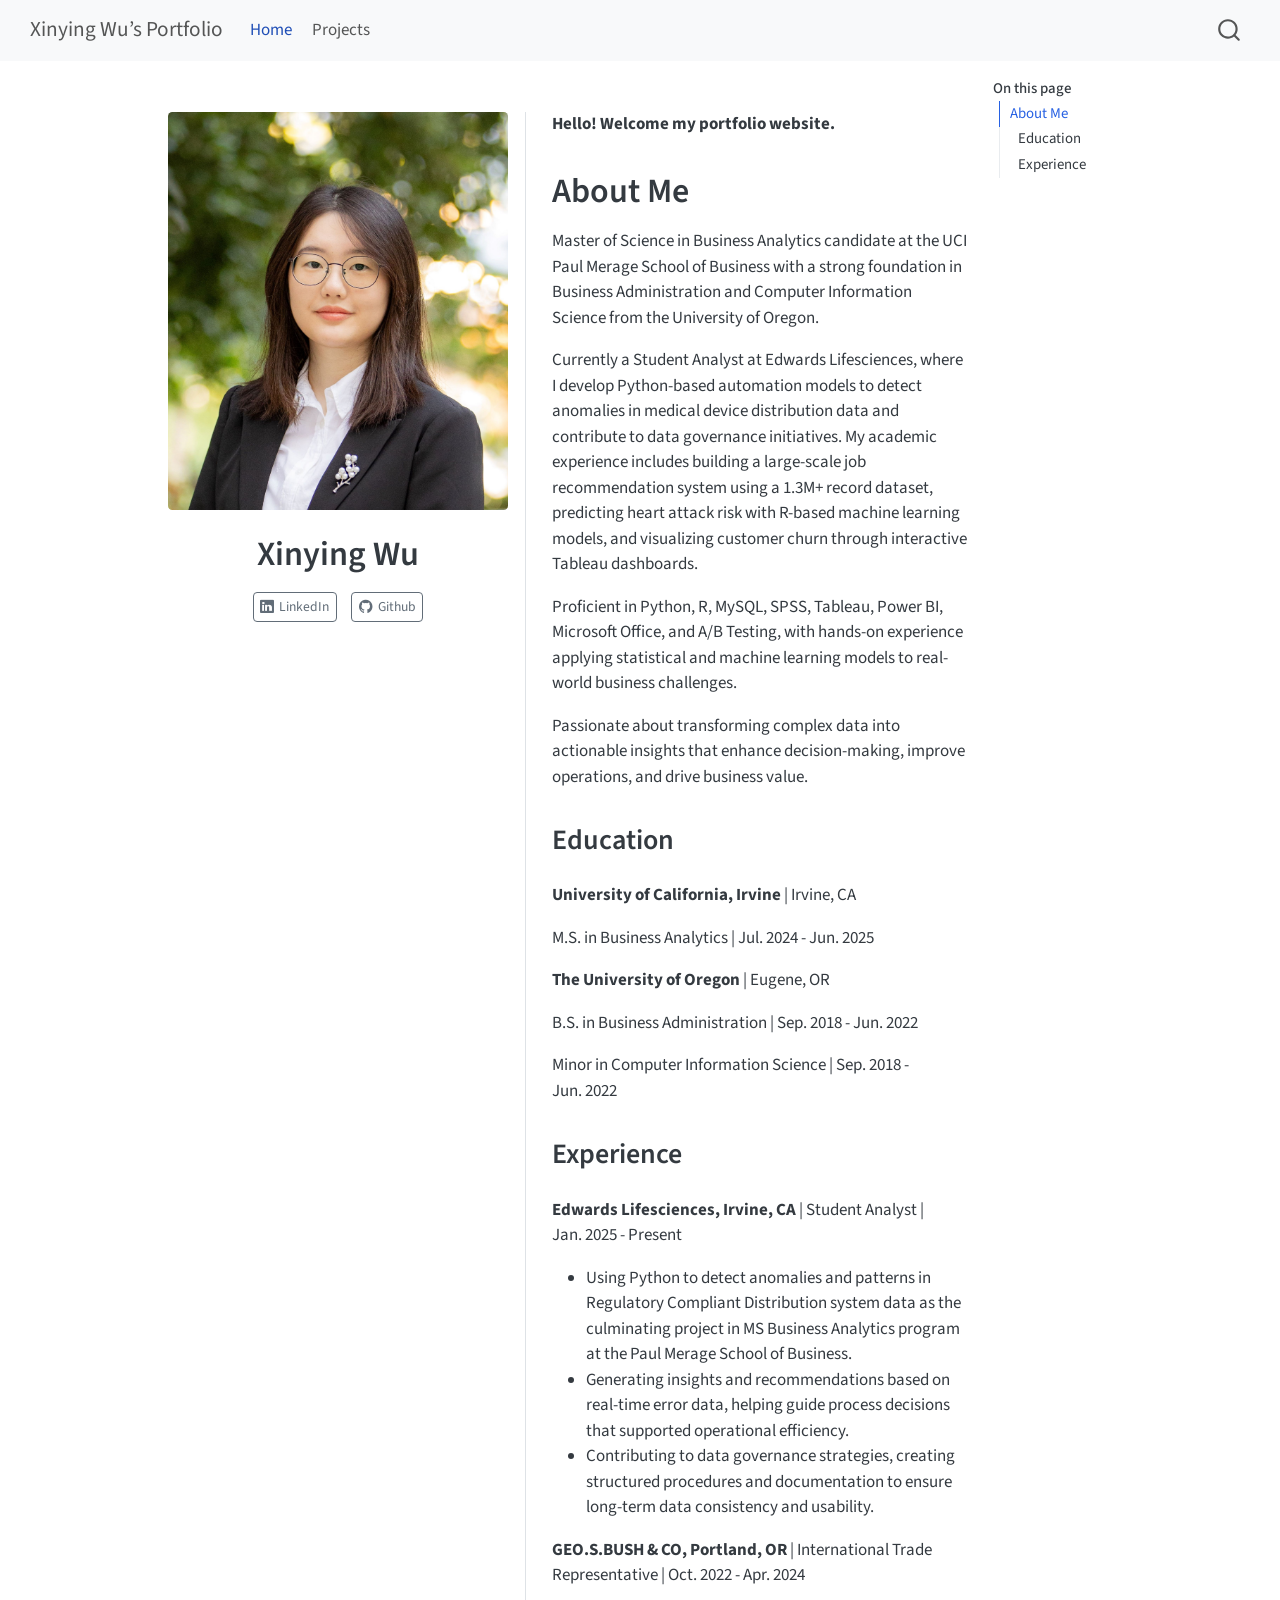
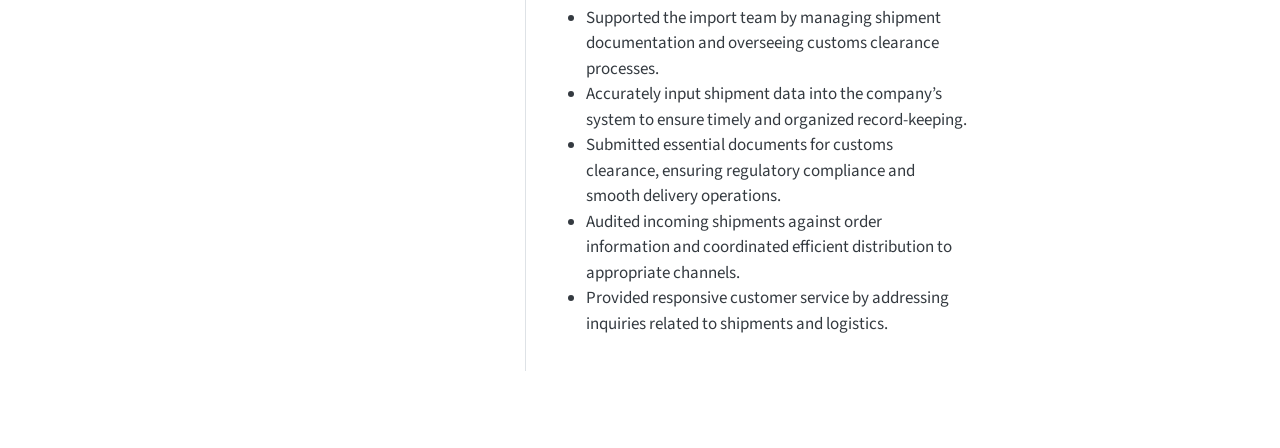
<file: index.html>
<!DOCTYPE html>
<html xmlns="http://www.w3.org/1999/xhtml" lang="en" xml:lang="en"><head>

<meta charset="utf-8">
<meta name="generator" content="quarto-1.6.40">

<meta name="viewport" content="width=device-width, initial-scale=1.0, user-scalable=yes">


<title>Xinying Wu – Xinying Wu’s Portfolio</title>
<style>
code{white-space: pre-wrap;}
span.smallcaps{font-variant: small-caps;}
div.columns{display: flex; gap: min(4vw, 1.5em);}
div.column{flex: auto; overflow-x: auto;}
div.hanging-indent{margin-left: 1.5em; text-indent: -1.5em;}
ul.task-list{list-style: none;}
ul.task-list li input[type="checkbox"] {
  width: 0.8em;
  margin: 0 0.8em 0.2em -1em; /* quarto-specific, see https://github.com/quarto-dev/quarto-cli/issues/4556 */ 
  vertical-align: middle;
}
</style>


<script src="site_libs/quarto-nav/quarto-nav.js"></script>
<script src="site_libs/quarto-nav/headroom.min.js"></script>
<script src="site_libs/clipboard/clipboard.min.js"></script>
<script src="site_libs/quarto-search/autocomplete.umd.js"></script>
<script src="site_libs/quarto-search/fuse.min.js"></script>
<script src="site_libs/quarto-search/quarto-search.js"></script>
<meta name="quarto:offset" content="./">
<script src="site_libs/quarto-html/quarto.js"></script>
<script src="site_libs/quarto-html/popper.min.js"></script>
<script src="site_libs/quarto-html/tippy.umd.min.js"></script>
<link href="site_libs/quarto-html/tippy.css" rel="stylesheet">
<link href="site_libs/quarto-html/quarto-syntax-highlighting-549806ee2085284f45b00abea8c6df48.css" rel="stylesheet" id="quarto-text-highlighting-styles">
<script src="site_libs/bootstrap/bootstrap.min.js"></script>
<link href="site_libs/bootstrap/bootstrap-icons.css" rel="stylesheet">
<link href="site_libs/bootstrap/bootstrap-cc6233b92224f1fae17ecbede1994a6f.min.css" rel="stylesheet" append-hash="true" id="quarto-bootstrap" data-mode="light">
<script id="quarto-search-options" type="application/json">{
  "location": "navbar",
  "copy-button": false,
  "collapse-after": 3,
  "panel-placement": "end",
  "type": "overlay",
  "limit": 50,
  "keyboard-shortcut": [
    "f",
    "/",
    "s"
  ],
  "show-item-context": false,
  "language": {
    "search-no-results-text": "No results",
    "search-matching-documents-text": "matching documents",
    "search-copy-link-title": "Copy link to search",
    "search-hide-matches-text": "Hide additional matches",
    "search-more-match-text": "more match in this document",
    "search-more-matches-text": "more matches in this document",
    "search-clear-button-title": "Clear",
    "search-text-placeholder": "",
    "search-detached-cancel-button-title": "Cancel",
    "search-submit-button-title": "Submit",
    "search-label": "Search"
  }
}</script>


<link rel="stylesheet" href="styles.css">
</head>

<body class="nav-fixed">

<div id="quarto-search-results"></div>
  <header id="quarto-header" class="headroom fixed-top">
    <nav class="navbar navbar-expand-lg " data-bs-theme="dark">
      <div class="navbar-container container-fluid">
      <div class="navbar-brand-container mx-auto">
    <a class="navbar-brand" href="./index.html">
    <span class="navbar-title">Xinying Wu’s Portfolio</span>
    </a>
  </div>
            <div id="quarto-search" class="" title="Search"></div>
          <button class="navbar-toggler" type="button" data-bs-toggle="collapse" data-bs-target="#navbarCollapse" aria-controls="navbarCollapse" role="menu" aria-expanded="false" aria-label="Toggle navigation" onclick="if (window.quartoToggleHeadroom) { window.quartoToggleHeadroom(); }">
  <span class="navbar-toggler-icon"></span>
</button>
          <div class="collapse navbar-collapse" id="navbarCollapse">
            <ul class="navbar-nav navbar-nav-scroll me-auto">
  <li class="nav-item">
    <a class="nav-link active" href="./index.html" aria-current="page"> 
<span class="menu-text">Home</span></a>
  </li>  
  <li class="nav-item">
    <a class="nav-link" href="./projects/index.html"> 
<span class="menu-text">Projects</span></a>
  </li>  
</ul>
          </div> <!-- /navcollapse -->
            <div class="quarto-navbar-tools">
</div>
      </div> <!-- /container-fluid -->
    </nav>
</header>
<!-- content -->
<div id="quarto-content" class="quarto-container page-columns page-rows-contents page-layout-article page-navbar">
<!-- sidebar -->
<!-- margin-sidebar -->
    <div id="quarto-margin-sidebar" class="sidebar margin-sidebar">
        <nav id="TOC" role="doc-toc" class="toc-active">
    <h2 id="toc-title">On this page</h2>
  <ul>
  <li><a href="#about-me" id="toc-about-me" class="nav-link active" data-scroll-target="#about-me">About Me</a>
  <ul class="collapse">
  <li><a href="#education" id="toc-education" class="nav-link" data-scroll-target="#education">Education</a></li>
  <li><a href="#experience" id="toc-experience" class="nav-link" data-scroll-target="#experience">Experience</a></li>
  </ul></li>
  </ul>
</nav>
    </div>
<!-- main -->
<div class="quarto-about-trestles">
  <div class="about-entity">
    <img src="images/photo1.JPG" class="about-image
  rounded " style="width: 20em;">
<header id="title-block-header" class="quarto-title-block default">
<div class="quarto-title">
<h1 class="title">Xinying Wu</h1>
</div>
<div class="quarto-title-meta">
  </div>
</header>
    <div class="about-links">
  <a href="https://www.linkedin.com/in/xinyingwu54" class="about-link" rel="" target="">
    <i class="bi bi-linkedin"></i>
     <span class="about-link-text">LinkedIn</span>
  </a>
  <a href="https://github.com/xinyinw2" class="about-link" rel="" target="">
    <i class="bi bi-github"></i>
     <span class="about-link-text">Github</span>
  </a>
</div>
  </div>
  <div class="about-contents"><main class="content" id="quarto-document-content">

<p><strong>Hello! Welcome my portfolio website.</strong></p>
<section id="about-me" class="level1">
<h1>About Me</h1>
<p>Master of Science in Business Analytics candidate at the UCI Paul Merage School of Business with a strong foundation in Business Administration and Computer Information Science from the University of Oregon.</p>
<p>Currently a Student Analyst at Edwards Lifesciences, where I develop Python-based automation models to detect anomalies in medical device distribution data and contribute to data governance initiatives. My academic experience includes building a large-scale job recommendation system using a 1.3M+ record dataset, predicting heart attack risk with R-based machine learning models, and visualizing customer churn through interactive Tableau dashboards.</p>
<p>Proficient in Python, R, MySQL, SPSS, Tableau, Power BI, Microsoft Office, and A/B Testing, with hands-on experience applying statistical and machine learning models to real-world business challenges.</p>
<p>Passionate about transforming complex data into actionable insights that enhance decision-making, improve operations, and drive business value.</p>
<section id="education" class="level2">
<h2 data-anchor-id="education">Education</h2>
<p><strong>University of California, Irvine</strong> | Irvine, CA</p>
<p>M.S. in Business Analytics | Jul.&nbsp;2024 - Jun.&nbsp;2025</p>
<p><strong>The University of Oregon</strong> | Eugene, OR</p>
<p>B.S. in Business Administration | Sep.&nbsp;2018 - Jun.&nbsp;2022</p>
<p>Minor in Computer Information Science | Sep.&nbsp;2018 - Jun.&nbsp;2022</p>
</section>
<section id="experience" class="level2">
<h2 data-anchor-id="experience">Experience</h2>
<p><strong>Edwards Lifesciences, Irvine, CA</strong> | Student Analyst | Jan.&nbsp;2025 - Present</p>
<ul>
<li>Using Python to detect anomalies and patterns in Regulatory Compliant Distribution system data as the culminating project in MS Business Analytics program at the Paul Merage School of Business.</li>
<li>Generating insights and recommendations based on real-time error data, helping guide process decisions that supported operational efficiency.</li>
<li>Contributing to data governance strategies, creating structured procedures and documentation to ensure long-term data consistency and usability.</li>
</ul>
<p><strong>GEO.S.BUSH &amp; CO, Portland, OR</strong> | International Trade Representative | Oct.&nbsp;2022 - Apr.&nbsp;2024</p>
<ul>
<li>Supported the import team by managing shipment documentation and overseeing customs clearance processes.</li>
<li>Accurately input shipment data into the company’s system to ensure timely and organized record-keeping.</li>
<li>Submitted essential documents for customs clearance, ensuring regulatory compliance and smooth delivery operations.</li>
<li>Audited incoming shipments against order information and coordinated efficient distribution to appropriate channels.</li>
<li>Provided responsive customer service by addressing inquiries related to shipments and logistics.</li>
</ul>


</section>
</section>
</main></div>
</div>
 <!-- /main -->
<script id="quarto-html-after-body" type="application/javascript">
window.document.addEventListener("DOMContentLoaded", function (event) {
  const toggleBodyColorMode = (bsSheetEl) => {
    const mode = bsSheetEl.getAttribute("data-mode");
    const bodyEl = window.document.querySelector("body");
    if (mode === "dark") {
      bodyEl.classList.add("quarto-dark");
      bodyEl.classList.remove("quarto-light");
    } else {
      bodyEl.classList.add("quarto-light");
      bodyEl.classList.remove("quarto-dark");
    }
  }
  const toggleBodyColorPrimary = () => {
    const bsSheetEl = window.document.querySelector("link#quarto-bootstrap");
    if (bsSheetEl) {
      toggleBodyColorMode(bsSheetEl);
    }
  }
  toggleBodyColorPrimary();  
  const isCodeAnnotation = (el) => {
    for (const clz of el.classList) {
      if (clz.startsWith('code-annotation-')) {                     
        return true;
      }
    }
    return false;
  }
  const onCopySuccess = function(e) {
    // button target
    const button = e.trigger;
    // don't keep focus
    button.blur();
    // flash "checked"
    button.classList.add('code-copy-button-checked');
    var currentTitle = button.getAttribute("title");
    button.setAttribute("title", "Copied!");
    let tooltip;
    if (window.bootstrap) {
      button.setAttribute("data-bs-toggle", "tooltip");
      button.setAttribute("data-bs-placement", "left");
      button.setAttribute("data-bs-title", "Copied!");
      tooltip = new bootstrap.Tooltip(button, 
        { trigger: "manual", 
          customClass: "code-copy-button-tooltip",
          offset: [0, -8]});
      tooltip.show();    
    }
    setTimeout(function() {
      if (tooltip) {
        tooltip.hide();
        button.removeAttribute("data-bs-title");
        button.removeAttribute("data-bs-toggle");
        button.removeAttribute("data-bs-placement");
      }
      button.setAttribute("title", currentTitle);
      button.classList.remove('code-copy-button-checked');
    }, 1000);
    // clear code selection
    e.clearSelection();
  }
  const getTextToCopy = function(trigger) {
      const codeEl = trigger.previousElementSibling.cloneNode(true);
      for (const childEl of codeEl.children) {
        if (isCodeAnnotation(childEl)) {
          childEl.remove();
        }
      }
      return codeEl.innerText;
  }
  const clipboard = new window.ClipboardJS('.code-copy-button:not([data-in-quarto-modal])', {
    text: getTextToCopy
  });
  clipboard.on('success', onCopySuccess);
  if (window.document.getElementById('quarto-embedded-source-code-modal')) {
    const clipboardModal = new window.ClipboardJS('.code-copy-button[data-in-quarto-modal]', {
      text: getTextToCopy,
      container: window.document.getElementById('quarto-embedded-source-code-modal')
    });
    clipboardModal.on('success', onCopySuccess);
  }
    var localhostRegex = new RegExp(/^(?:http|https):\/\/localhost\:?[0-9]*\//);
    var mailtoRegex = new RegExp(/^mailto:/);
      var filterRegex = new RegExp("https:\/\/xinyinw2\.github\.io\/");
    var isInternal = (href) => {
        return filterRegex.test(href) || localhostRegex.test(href) || mailtoRegex.test(href);
    }
    // Inspect non-navigation links and adorn them if external
 	var links = window.document.querySelectorAll('a[href]:not(.nav-link):not(.navbar-brand):not(.toc-action):not(.sidebar-link):not(.sidebar-item-toggle):not(.pagination-link):not(.no-external):not([aria-hidden]):not(.dropdown-item):not(.quarto-navigation-tool):not(.about-link)');
    for (var i=0; i<links.length; i++) {
      const link = links[i];
      if (!isInternal(link.href)) {
        // undo the damage that might have been done by quarto-nav.js in the case of
        // links that we want to consider external
        if (link.dataset.originalHref !== undefined) {
          link.href = link.dataset.originalHref;
        }
      }
    }
  function tippyHover(el, contentFn, onTriggerFn, onUntriggerFn) {
    const config = {
      allowHTML: true,
      maxWidth: 500,
      delay: 100,
      arrow: false,
      appendTo: function(el) {
          return el.parentElement;
      },
      interactive: true,
      interactiveBorder: 10,
      theme: 'quarto',
      placement: 'bottom-start',
    };
    if (contentFn) {
      config.content = contentFn;
    }
    if (onTriggerFn) {
      config.onTrigger = onTriggerFn;
    }
    if (onUntriggerFn) {
      config.onUntrigger = onUntriggerFn;
    }
    window.tippy(el, config); 
  }
  const noterefs = window.document.querySelectorAll('a[role="doc-noteref"]');
  for (var i=0; i<noterefs.length; i++) {
    const ref = noterefs[i];
    tippyHover(ref, function() {
      // use id or data attribute instead here
      let href = ref.getAttribute('data-footnote-href') || ref.getAttribute('href');
      try { href = new URL(href).hash; } catch {}
      const id = href.replace(/^#\/?/, "");
      const note = window.document.getElementById(id);
      if (note) {
        return note.innerHTML;
      } else {
        return "";
      }
    });
  }
  const xrefs = window.document.querySelectorAll('a.quarto-xref');
  const processXRef = (id, note) => {
    // Strip column container classes
    const stripColumnClz = (el) => {
      el.classList.remove("page-full", "page-columns");
      if (el.children) {
        for (const child of el.children) {
          stripColumnClz(child);
        }
      }
    }
    stripColumnClz(note)
    if (id === null || id.startsWith('sec-')) {
      // Special case sections, only their first couple elements
      const container = document.createElement("div");
      if (note.children && note.children.length > 2) {
        container.appendChild(note.children[0].cloneNode(true));
        for (let i = 1; i < note.children.length; i++) {
          const child = note.children[i];
          if (child.tagName === "P" && child.innerText === "") {
            continue;
          } else {
            container.appendChild(child.cloneNode(true));
            break;
          }
        }
        if (window.Quarto?.typesetMath) {
          window.Quarto.typesetMath(container);
        }
        return container.innerHTML
      } else {
        if (window.Quarto?.typesetMath) {
          window.Quarto.typesetMath(note);
        }
        return note.innerHTML;
      }
    } else {
      // Remove any anchor links if they are present
      const anchorLink = note.querySelector('a.anchorjs-link');
      if (anchorLink) {
        anchorLink.remove();
      }
      if (window.Quarto?.typesetMath) {
        window.Quarto.typesetMath(note);
      }
      if (note.classList.contains("callout")) {
        return note.outerHTML;
      } else {
        return note.innerHTML;
      }
    }
  }
  for (var i=0; i<xrefs.length; i++) {
    const xref = xrefs[i];
    tippyHover(xref, undefined, function(instance) {
      instance.disable();
      let url = xref.getAttribute('href');
      let hash = undefined; 
      if (url.startsWith('#')) {
        hash = url;
      } else {
        try { hash = new URL(url).hash; } catch {}
      }
      if (hash) {
        const id = hash.replace(/^#\/?/, "");
        const note = window.document.getElementById(id);
        if (note !== null) {
          try {
            const html = processXRef(id, note.cloneNode(true));
            instance.setContent(html);
          } finally {
            instance.enable();
            instance.show();
          }
        } else {
          // See if we can fetch this
          fetch(url.split('#')[0])
          .then(res => res.text())
          .then(html => {
            const parser = new DOMParser();
            const htmlDoc = parser.parseFromString(html, "text/html");
            const note = htmlDoc.getElementById(id);
            if (note !== null) {
              const html = processXRef(id, note);
              instance.setContent(html);
            } 
          }).finally(() => {
            instance.enable();
            instance.show();
          });
        }
      } else {
        // See if we can fetch a full url (with no hash to target)
        // This is a special case and we should probably do some content thinning / targeting
        fetch(url)
        .then(res => res.text())
        .then(html => {
          const parser = new DOMParser();
          const htmlDoc = parser.parseFromString(html, "text/html");
          const note = htmlDoc.querySelector('main.content');
          if (note !== null) {
            // This should only happen for chapter cross references
            // (since there is no id in the URL)
            // remove the first header
            if (note.children.length > 0 && note.children[0].tagName === "HEADER") {
              note.children[0].remove();
            }
            const html = processXRef(null, note);
            instance.setContent(html);
          } 
        }).finally(() => {
          instance.enable();
          instance.show();
        });
      }
    }, function(instance) {
    });
  }
      let selectedAnnoteEl;
      const selectorForAnnotation = ( cell, annotation) => {
        let cellAttr = 'data-code-cell="' + cell + '"';
        let lineAttr = 'data-code-annotation="' +  annotation + '"';
        const selector = 'span[' + cellAttr + '][' + lineAttr + ']';
        return selector;
      }
      const selectCodeLines = (annoteEl) => {
        const doc = window.document;
        const targetCell = annoteEl.getAttribute("data-target-cell");
        const targetAnnotation = annoteEl.getAttribute("data-target-annotation");
        const annoteSpan = window.document.querySelector(selectorForAnnotation(targetCell, targetAnnotation));
        const lines = annoteSpan.getAttribute("data-code-lines").split(",");
        const lineIds = lines.map((line) => {
          return targetCell + "-" + line;
        })
        let top = null;
        let height = null;
        let parent = null;
        if (lineIds.length > 0) {
            //compute the position of the single el (top and bottom and make a div)
            const el = window.document.getElementById(lineIds[0]);
            top = el.offsetTop;
            height = el.offsetHeight;
            parent = el.parentElement.parentElement;
          if (lineIds.length > 1) {
            const lastEl = window.document.getElementById(lineIds[lineIds.length - 1]);
            const bottom = lastEl.offsetTop + lastEl.offsetHeight;
            height = bottom - top;
          }
          if (top !== null && height !== null && parent !== null) {
            // cook up a div (if necessary) and position it 
            let div = window.document.getElementById("code-annotation-line-highlight");
            if (div === null) {
              div = window.document.createElement("div");
              div.setAttribute("id", "code-annotation-line-highlight");
              div.style.position = 'absolute';
              parent.appendChild(div);
            }
            div.style.top = top - 2 + "px";
            div.style.height = height + 4 + "px";
            div.style.left = 0;
            let gutterDiv = window.document.getElementById("code-annotation-line-highlight-gutter");
            if (gutterDiv === null) {
              gutterDiv = window.document.createElement("div");
              gutterDiv.setAttribute("id", "code-annotation-line-highlight-gutter");
              gutterDiv.style.position = 'absolute';
              const codeCell = window.document.getElementById(targetCell);
              const gutter = codeCell.querySelector('.code-annotation-gutter');
              gutter.appendChild(gutterDiv);
            }
            gutterDiv.style.top = top - 2 + "px";
            gutterDiv.style.height = height + 4 + "px";
          }
          selectedAnnoteEl = annoteEl;
        }
      };
      const unselectCodeLines = () => {
        const elementsIds = ["code-annotation-line-highlight", "code-annotation-line-highlight-gutter"];
        elementsIds.forEach((elId) => {
          const div = window.document.getElementById(elId);
          if (div) {
            div.remove();
          }
        });
        selectedAnnoteEl = undefined;
      };
        // Handle positioning of the toggle
    window.addEventListener(
      "resize",
      throttle(() => {
        elRect = undefined;
        if (selectedAnnoteEl) {
          selectCodeLines(selectedAnnoteEl);
        }
      }, 10)
    );
    function throttle(fn, ms) {
    let throttle = false;
    let timer;
      return (...args) => {
        if(!throttle) { // first call gets through
            fn.apply(this, args);
            throttle = true;
        } else { // all the others get throttled
            if(timer) clearTimeout(timer); // cancel #2
            timer = setTimeout(() => {
              fn.apply(this, args);
              timer = throttle = false;
            }, ms);
        }
      };
    }
      // Attach click handler to the DT
      const annoteDls = window.document.querySelectorAll('dt[data-target-cell]');
      for (const annoteDlNode of annoteDls) {
        annoteDlNode.addEventListener('click', (event) => {
          const clickedEl = event.target;
          if (clickedEl !== selectedAnnoteEl) {
            unselectCodeLines();
            const activeEl = window.document.querySelector('dt[data-target-cell].code-annotation-active');
            if (activeEl) {
              activeEl.classList.remove('code-annotation-active');
            }
            selectCodeLines(clickedEl);
            clickedEl.classList.add('code-annotation-active');
          } else {
            // Unselect the line
            unselectCodeLines();
            clickedEl.classList.remove('code-annotation-active');
          }
        });
      }
  const findCites = (el) => {
    const parentEl = el.parentElement;
    if (parentEl) {
      const cites = parentEl.dataset.cites;
      if (cites) {
        return {
          el,
          cites: cites.split(' ')
        };
      } else {
        return findCites(el.parentElement)
      }
    } else {
      return undefined;
    }
  };
  var bibliorefs = window.document.querySelectorAll('a[role="doc-biblioref"]');
  for (var i=0; i<bibliorefs.length; i++) {
    const ref = bibliorefs[i];
    const citeInfo = findCites(ref);
    if (citeInfo) {
      tippyHover(citeInfo.el, function() {
        var popup = window.document.createElement('div');
        citeInfo.cites.forEach(function(cite) {
          var citeDiv = window.document.createElement('div');
          citeDiv.classList.add('hanging-indent');
          citeDiv.classList.add('csl-entry');
          var biblioDiv = window.document.getElementById('ref-' + cite);
          if (biblioDiv) {
            citeDiv.innerHTML = biblioDiv.innerHTML;
          }
          popup.appendChild(citeDiv);
        });
        return popup.innerHTML;
      });
    }
  }
});
</script>
</div> <!-- /content -->




</body></html>
</file>
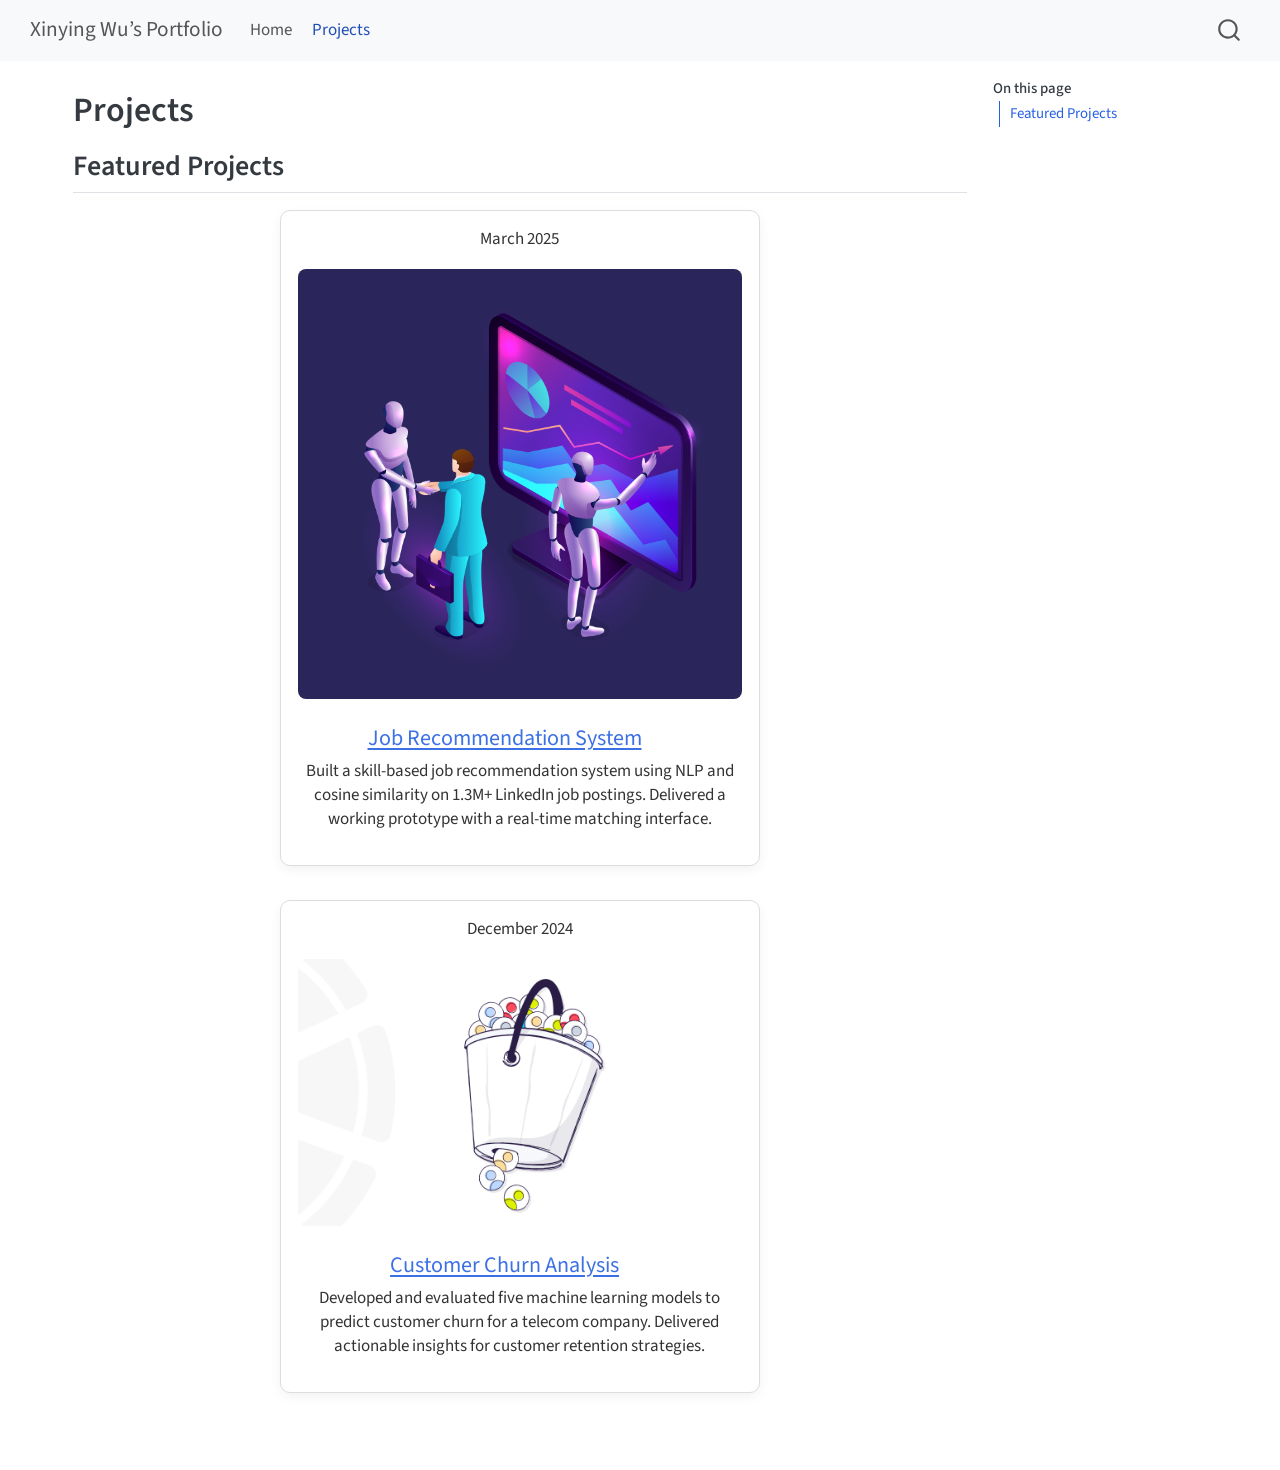
<file: projects/index.html>
<!DOCTYPE html>
<html xmlns="http://www.w3.org/1999/xhtml" lang="en" xml:lang="en"><head>

<meta charset="utf-8">
<meta name="generator" content="quarto-1.6.40">

<meta name="viewport" content="width=device-width, initial-scale=1.0, user-scalable=yes">


<title>Projects – Xinying Wu’s Portfolio</title>
<style>
code{white-space: pre-wrap;}
span.smallcaps{font-variant: small-caps;}
div.columns{display: flex; gap: min(4vw, 1.5em);}
div.column{flex: auto; overflow-x: auto;}
div.hanging-indent{margin-left: 1.5em; text-indent: -1.5em;}
ul.task-list{list-style: none;}
ul.task-list li input[type="checkbox"] {
  width: 0.8em;
  margin: 0 0.8em 0.2em -1em; /* quarto-specific, see https://github.com/quarto-dev/quarto-cli/issues/4556 */ 
  vertical-align: middle;
}
</style>


<script src="../site_libs/quarto-nav/quarto-nav.js"></script>
<script src="../site_libs/quarto-nav/headroom.min.js"></script>
<script src="../site_libs/clipboard/clipboard.min.js"></script>
<script src="../site_libs/quarto-search/autocomplete.umd.js"></script>
<script src="../site_libs/quarto-search/fuse.min.js"></script>
<script src="../site_libs/quarto-search/quarto-search.js"></script>
<meta name="quarto:offset" content="../">
<script src="../site_libs/quarto-html/quarto.js"></script>
<script src="../site_libs/quarto-html/popper.min.js"></script>
<script src="../site_libs/quarto-html/tippy.umd.min.js"></script>
<script src="../site_libs/quarto-html/anchor.min.js"></script>
<link href="../site_libs/quarto-html/tippy.css" rel="stylesheet">
<link href="../site_libs/quarto-html/quarto-syntax-highlighting-549806ee2085284f45b00abea8c6df48.css" rel="stylesheet" id="quarto-text-highlighting-styles">
<script src="../site_libs/bootstrap/bootstrap.min.js"></script>
<link href="../site_libs/bootstrap/bootstrap-icons.css" rel="stylesheet">
<link href="../site_libs/bootstrap/bootstrap-cc6233b92224f1fae17ecbede1994a6f.min.css" rel="stylesheet" append-hash="true" id="quarto-bootstrap" data-mode="light">
<script id="quarto-search-options" type="application/json">{
  "location": "navbar",
  "copy-button": false,
  "collapse-after": 3,
  "panel-placement": "end",
  "type": "overlay",
  "limit": 50,
  "keyboard-shortcut": [
    "f",
    "/",
    "s"
  ],
  "show-item-context": false,
  "language": {
    "search-no-results-text": "No results",
    "search-matching-documents-text": "matching documents",
    "search-copy-link-title": "Copy link to search",
    "search-hide-matches-text": "Hide additional matches",
    "search-more-match-text": "more match in this document",
    "search-more-matches-text": "more matches in this document",
    "search-clear-button-title": "Clear",
    "search-text-placeholder": "",
    "search-detached-cancel-button-title": "Cancel",
    "search-submit-button-title": "Submit",
    "search-label": "Search"
  }
}</script>


<link rel="stylesheet" href="../styles.css">
</head>

<body class="nav-fixed">

<div id="quarto-search-results"></div>
  <header id="quarto-header" class="headroom fixed-top">
    <nav class="navbar navbar-expand-lg " data-bs-theme="dark">
      <div class="navbar-container container-fluid">
      <div class="navbar-brand-container mx-auto">
    <a class="navbar-brand" href="../index.html">
    <span class="navbar-title">Xinying Wu’s Portfolio</span>
    </a>
  </div>
            <div id="quarto-search" class="" title="Search"></div>
          <button class="navbar-toggler" type="button" data-bs-toggle="collapse" data-bs-target="#navbarCollapse" aria-controls="navbarCollapse" role="menu" aria-expanded="false" aria-label="Toggle navigation" onclick="if (window.quartoToggleHeadroom) { window.quartoToggleHeadroom(); }">
  <span class="navbar-toggler-icon"></span>
</button>
          <div class="collapse navbar-collapse" id="navbarCollapse">
            <ul class="navbar-nav navbar-nav-scroll me-auto">
  <li class="nav-item">
    <a class="nav-link" href="../index.html"> 
<span class="menu-text">Home</span></a>
  </li>  
  <li class="nav-item">
    <a class="nav-link active" href="../projects/index.html" aria-current="page"> 
<span class="menu-text">Projects</span></a>
  </li>  
</ul>
          </div> <!-- /navcollapse -->
            <div class="quarto-navbar-tools">
</div>
      </div> <!-- /container-fluid -->
    </nav>
</header>
<!-- content -->
<div id="quarto-content" class="quarto-container page-columns page-rows-contents page-layout-full page-navbar">
<!-- sidebar -->
<!-- margin-sidebar -->
    <div id="quarto-margin-sidebar" class="sidebar margin-sidebar">
        <nav id="TOC" role="doc-toc" class="toc-active">
    <h2 id="toc-title">On this page</h2>
   
  <ul>
  <li><a href="#featured-projects" id="toc-featured-projects" class="nav-link active" data-scroll-target="#featured-projects">Featured Projects</a></li>
  </ul>
</nav>
    </div>
<!-- main -->
<main class="content column-page-left" id="quarto-document-content">

<header id="title-block-header" class="quarto-title-block default">
<div class="quarto-title">
<h1 class="title">Projects</h1>
</div>



<div class="quarto-title-meta column-page-left">

    
  
    
  </div>
  


</header>


<section id="featured-projects" class="level2">
<h2 class="anchored" data-anchor-id="featured-projects">Featured Projects</h2>
<div class="project-grid">
<div class="project-card">
<p>
March 2025
</p>
<img src="Job_recommendation/images/job_rec.png" alt="Job Recommendation System">
<h3 class="anchored">
<a href="../projects/Job_recommendation/index.html">Job Recommendation System</a>
</h3>
<p>
Built a skill-based job recommendation system using NLP and cosine similarity on 1.3M+ LinkedIn job postings. Delivered a working prototype with a real-time matching interface.
</p>
</div>
<div class="project-card">
<p>
December 2024
</p>
<img src="Customer_churn/images/cust_churn.png" alt="Customer Churn Analytics">
<h3 class="anchored">
<a href="../projects/Customer_churn/index.html">Customer Churn Analysis</a>
</h3>
<p>
Developed and evaluated five machine learning models to predict customer churn for a telecom company. Delivered actionable insights for customer retention strategies.
</p>
</div>
</div>


</section>

</main> <!-- /main -->
<script id="quarto-html-after-body" type="application/javascript">
window.document.addEventListener("DOMContentLoaded", function (event) {
  const toggleBodyColorMode = (bsSheetEl) => {
    const mode = bsSheetEl.getAttribute("data-mode");
    const bodyEl = window.document.querySelector("body");
    if (mode === "dark") {
      bodyEl.classList.add("quarto-dark");
      bodyEl.classList.remove("quarto-light");
    } else {
      bodyEl.classList.add("quarto-light");
      bodyEl.classList.remove("quarto-dark");
    }
  }
  const toggleBodyColorPrimary = () => {
    const bsSheetEl = window.document.querySelector("link#quarto-bootstrap");
    if (bsSheetEl) {
      toggleBodyColorMode(bsSheetEl);
    }
  }
  toggleBodyColorPrimary();  
  const icon = "";
  const anchorJS = new window.AnchorJS();
  anchorJS.options = {
    placement: 'right',
    icon: icon
  };
  anchorJS.add('.anchored');
  const isCodeAnnotation = (el) => {
    for (const clz of el.classList) {
      if (clz.startsWith('code-annotation-')) {                     
        return true;
      }
    }
    return false;
  }
  const onCopySuccess = function(e) {
    // button target
    const button = e.trigger;
    // don't keep focus
    button.blur();
    // flash "checked"
    button.classList.add('code-copy-button-checked');
    var currentTitle = button.getAttribute("title");
    button.setAttribute("title", "Copied!");
    let tooltip;
    if (window.bootstrap) {
      button.setAttribute("data-bs-toggle", "tooltip");
      button.setAttribute("data-bs-placement", "left");
      button.setAttribute("data-bs-title", "Copied!");
      tooltip = new bootstrap.Tooltip(button, 
        { trigger: "manual", 
          customClass: "code-copy-button-tooltip",
          offset: [0, -8]});
      tooltip.show();    
    }
    setTimeout(function() {
      if (tooltip) {
        tooltip.hide();
        button.removeAttribute("data-bs-title");
        button.removeAttribute("data-bs-toggle");
        button.removeAttribute("data-bs-placement");
      }
      button.setAttribute("title", currentTitle);
      button.classList.remove('code-copy-button-checked');
    }, 1000);
    // clear code selection
    e.clearSelection();
  }
  const getTextToCopy = function(trigger) {
      const codeEl = trigger.previousElementSibling.cloneNode(true);
      for (const childEl of codeEl.children) {
        if (isCodeAnnotation(childEl)) {
          childEl.remove();
        }
      }
      return codeEl.innerText;
  }
  const clipboard = new window.ClipboardJS('.code-copy-button:not([data-in-quarto-modal])', {
    text: getTextToCopy
  });
  clipboard.on('success', onCopySuccess);
  if (window.document.getElementById('quarto-embedded-source-code-modal')) {
    const clipboardModal = new window.ClipboardJS('.code-copy-button[data-in-quarto-modal]', {
      text: getTextToCopy,
      container: window.document.getElementById('quarto-embedded-source-code-modal')
    });
    clipboardModal.on('success', onCopySuccess);
  }
    var localhostRegex = new RegExp(/^(?:http|https):\/\/localhost\:?[0-9]*\//);
    var mailtoRegex = new RegExp(/^mailto:/);
      var filterRegex = new RegExp("https:\/\/xinyinw2\.github\.io\/");
    var isInternal = (href) => {
        return filterRegex.test(href) || localhostRegex.test(href) || mailtoRegex.test(href);
    }
    // Inspect non-navigation links and adorn them if external
 	var links = window.document.querySelectorAll('a[href]:not(.nav-link):not(.navbar-brand):not(.toc-action):not(.sidebar-link):not(.sidebar-item-toggle):not(.pagination-link):not(.no-external):not([aria-hidden]):not(.dropdown-item):not(.quarto-navigation-tool):not(.about-link)');
    for (var i=0; i<links.length; i++) {
      const link = links[i];
      if (!isInternal(link.href)) {
        // undo the damage that might have been done by quarto-nav.js in the case of
        // links that we want to consider external
        if (link.dataset.originalHref !== undefined) {
          link.href = link.dataset.originalHref;
        }
      }
    }
  function tippyHover(el, contentFn, onTriggerFn, onUntriggerFn) {
    const config = {
      allowHTML: true,
      maxWidth: 500,
      delay: 100,
      arrow: false,
      appendTo: function(el) {
          return el.parentElement;
      },
      interactive: true,
      interactiveBorder: 10,
      theme: 'quarto',
      placement: 'bottom-start',
    };
    if (contentFn) {
      config.content = contentFn;
    }
    if (onTriggerFn) {
      config.onTrigger = onTriggerFn;
    }
    if (onUntriggerFn) {
      config.onUntrigger = onUntriggerFn;
    }
    window.tippy(el, config); 
  }
  const noterefs = window.document.querySelectorAll('a[role="doc-noteref"]');
  for (var i=0; i<noterefs.length; i++) {
    const ref = noterefs[i];
    tippyHover(ref, function() {
      // use id or data attribute instead here
      let href = ref.getAttribute('data-footnote-href') || ref.getAttribute('href');
      try { href = new URL(href).hash; } catch {}
      const id = href.replace(/^#\/?/, "");
      const note = window.document.getElementById(id);
      if (note) {
        return note.innerHTML;
      } else {
        return "";
      }
    });
  }
  const xrefs = window.document.querySelectorAll('a.quarto-xref');
  const processXRef = (id, note) => {
    // Strip column container classes
    const stripColumnClz = (el) => {
      el.classList.remove("page-full", "page-columns");
      if (el.children) {
        for (const child of el.children) {
          stripColumnClz(child);
        }
      }
    }
    stripColumnClz(note)
    if (id === null || id.startsWith('sec-')) {
      // Special case sections, only their first couple elements
      const container = document.createElement("div");
      if (note.children && note.children.length > 2) {
        container.appendChild(note.children[0].cloneNode(true));
        for (let i = 1; i < note.children.length; i++) {
          const child = note.children[i];
          if (child.tagName === "P" && child.innerText === "") {
            continue;
          } else {
            container.appendChild(child.cloneNode(true));
            break;
          }
        }
        if (window.Quarto?.typesetMath) {
          window.Quarto.typesetMath(container);
        }
        return container.innerHTML
      } else {
        if (window.Quarto?.typesetMath) {
          window.Quarto.typesetMath(note);
        }
        return note.innerHTML;
      }
    } else {
      // Remove any anchor links if they are present
      const anchorLink = note.querySelector('a.anchorjs-link');
      if (anchorLink) {
        anchorLink.remove();
      }
      if (window.Quarto?.typesetMath) {
        window.Quarto.typesetMath(note);
      }
      if (note.classList.contains("callout")) {
        return note.outerHTML;
      } else {
        return note.innerHTML;
      }
    }
  }
  for (var i=0; i<xrefs.length; i++) {
    const xref = xrefs[i];
    tippyHover(xref, undefined, function(instance) {
      instance.disable();
      let url = xref.getAttribute('href');
      let hash = undefined; 
      if (url.startsWith('#')) {
        hash = url;
      } else {
        try { hash = new URL(url).hash; } catch {}
      }
      if (hash) {
        const id = hash.replace(/^#\/?/, "");
        const note = window.document.getElementById(id);
        if (note !== null) {
          try {
            const html = processXRef(id, note.cloneNode(true));
            instance.setContent(html);
          } finally {
            instance.enable();
            instance.show();
          }
        } else {
          // See if we can fetch this
          fetch(url.split('#')[0])
          .then(res => res.text())
          .then(html => {
            const parser = new DOMParser();
            const htmlDoc = parser.parseFromString(html, "text/html");
            const note = htmlDoc.getElementById(id);
            if (note !== null) {
              const html = processXRef(id, note);
              instance.setContent(html);
            } 
          }).finally(() => {
            instance.enable();
            instance.show();
          });
        }
      } else {
        // See if we can fetch a full url (with no hash to target)
        // This is a special case and we should probably do some content thinning / targeting
        fetch(url)
        .then(res => res.text())
        .then(html => {
          const parser = new DOMParser();
          const htmlDoc = parser.parseFromString(html, "text/html");
          const note = htmlDoc.querySelector('main.content');
          if (note !== null) {
            // This should only happen for chapter cross references
            // (since there is no id in the URL)
            // remove the first header
            if (note.children.length > 0 && note.children[0].tagName === "HEADER") {
              note.children[0].remove();
            }
            const html = processXRef(null, note);
            instance.setContent(html);
          } 
        }).finally(() => {
          instance.enable();
          instance.show();
        });
      }
    }, function(instance) {
    });
  }
      let selectedAnnoteEl;
      const selectorForAnnotation = ( cell, annotation) => {
        let cellAttr = 'data-code-cell="' + cell + '"';
        let lineAttr = 'data-code-annotation="' +  annotation + '"';
        const selector = 'span[' + cellAttr + '][' + lineAttr + ']';
        return selector;
      }
      const selectCodeLines = (annoteEl) => {
        const doc = window.document;
        const targetCell = annoteEl.getAttribute("data-target-cell");
        const targetAnnotation = annoteEl.getAttribute("data-target-annotation");
        const annoteSpan = window.document.querySelector(selectorForAnnotation(targetCell, targetAnnotation));
        const lines = annoteSpan.getAttribute("data-code-lines").split(",");
        const lineIds = lines.map((line) => {
          return targetCell + "-" + line;
        })
        let top = null;
        let height = null;
        let parent = null;
        if (lineIds.length > 0) {
            //compute the position of the single el (top and bottom and make a div)
            const el = window.document.getElementById(lineIds[0]);
            top = el.offsetTop;
            height = el.offsetHeight;
            parent = el.parentElement.parentElement;
          if (lineIds.length > 1) {
            const lastEl = window.document.getElementById(lineIds[lineIds.length - 1]);
            const bottom = lastEl.offsetTop + lastEl.offsetHeight;
            height = bottom - top;
          }
          if (top !== null && height !== null && parent !== null) {
            // cook up a div (if necessary) and position it 
            let div = window.document.getElementById("code-annotation-line-highlight");
            if (div === null) {
              div = window.document.createElement("div");
              div.setAttribute("id", "code-annotation-line-highlight");
              div.style.position = 'absolute';
              parent.appendChild(div);
            }
            div.style.top = top - 2 + "px";
            div.style.height = height + 4 + "px";
            div.style.left = 0;
            let gutterDiv = window.document.getElementById("code-annotation-line-highlight-gutter");
            if (gutterDiv === null) {
              gutterDiv = window.document.createElement("div");
              gutterDiv.setAttribute("id", "code-annotation-line-highlight-gutter");
              gutterDiv.style.position = 'absolute';
              const codeCell = window.document.getElementById(targetCell);
              const gutter = codeCell.querySelector('.code-annotation-gutter');
              gutter.appendChild(gutterDiv);
            }
            gutterDiv.style.top = top - 2 + "px";
            gutterDiv.style.height = height + 4 + "px";
          }
          selectedAnnoteEl = annoteEl;
        }
      };
      const unselectCodeLines = () => {
        const elementsIds = ["code-annotation-line-highlight", "code-annotation-line-highlight-gutter"];
        elementsIds.forEach((elId) => {
          const div = window.document.getElementById(elId);
          if (div) {
            div.remove();
          }
        });
        selectedAnnoteEl = undefined;
      };
        // Handle positioning of the toggle
    window.addEventListener(
      "resize",
      throttle(() => {
        elRect = undefined;
        if (selectedAnnoteEl) {
          selectCodeLines(selectedAnnoteEl);
        }
      }, 10)
    );
    function throttle(fn, ms) {
    let throttle = false;
    let timer;
      return (...args) => {
        if(!throttle) { // first call gets through
            fn.apply(this, args);
            throttle = true;
        } else { // all the others get throttled
            if(timer) clearTimeout(timer); // cancel #2
            timer = setTimeout(() => {
              fn.apply(this, args);
              timer = throttle = false;
            }, ms);
        }
      };
    }
      // Attach click handler to the DT
      const annoteDls = window.document.querySelectorAll('dt[data-target-cell]');
      for (const annoteDlNode of annoteDls) {
        annoteDlNode.addEventListener('click', (event) => {
          const clickedEl = event.target;
          if (clickedEl !== selectedAnnoteEl) {
            unselectCodeLines();
            const activeEl = window.document.querySelector('dt[data-target-cell].code-annotation-active');
            if (activeEl) {
              activeEl.classList.remove('code-annotation-active');
            }
            selectCodeLines(clickedEl);
            clickedEl.classList.add('code-annotation-active');
          } else {
            // Unselect the line
            unselectCodeLines();
            clickedEl.classList.remove('code-annotation-active');
          }
        });
      }
  const findCites = (el) => {
    const parentEl = el.parentElement;
    if (parentEl) {
      const cites = parentEl.dataset.cites;
      if (cites) {
        return {
          el,
          cites: cites.split(' ')
        };
      } else {
        return findCites(el.parentElement)
      }
    } else {
      return undefined;
    }
  };
  var bibliorefs = window.document.querySelectorAll('a[role="doc-biblioref"]');
  for (var i=0; i<bibliorefs.length; i++) {
    const ref = bibliorefs[i];
    const citeInfo = findCites(ref);
    if (citeInfo) {
      tippyHover(citeInfo.el, function() {
        var popup = window.document.createElement('div');
        citeInfo.cites.forEach(function(cite) {
          var citeDiv = window.document.createElement('div');
          citeDiv.classList.add('hanging-indent');
          citeDiv.classList.add('csl-entry');
          var biblioDiv = window.document.getElementById('ref-' + cite);
          if (biblioDiv) {
            citeDiv.innerHTML = biblioDiv.innerHTML;
          }
          popup.appendChild(citeDiv);
        });
        return popup.innerHTML;
      });
    }
  }
});
</script>
</div> <!-- /content -->




</body></html>
</file>
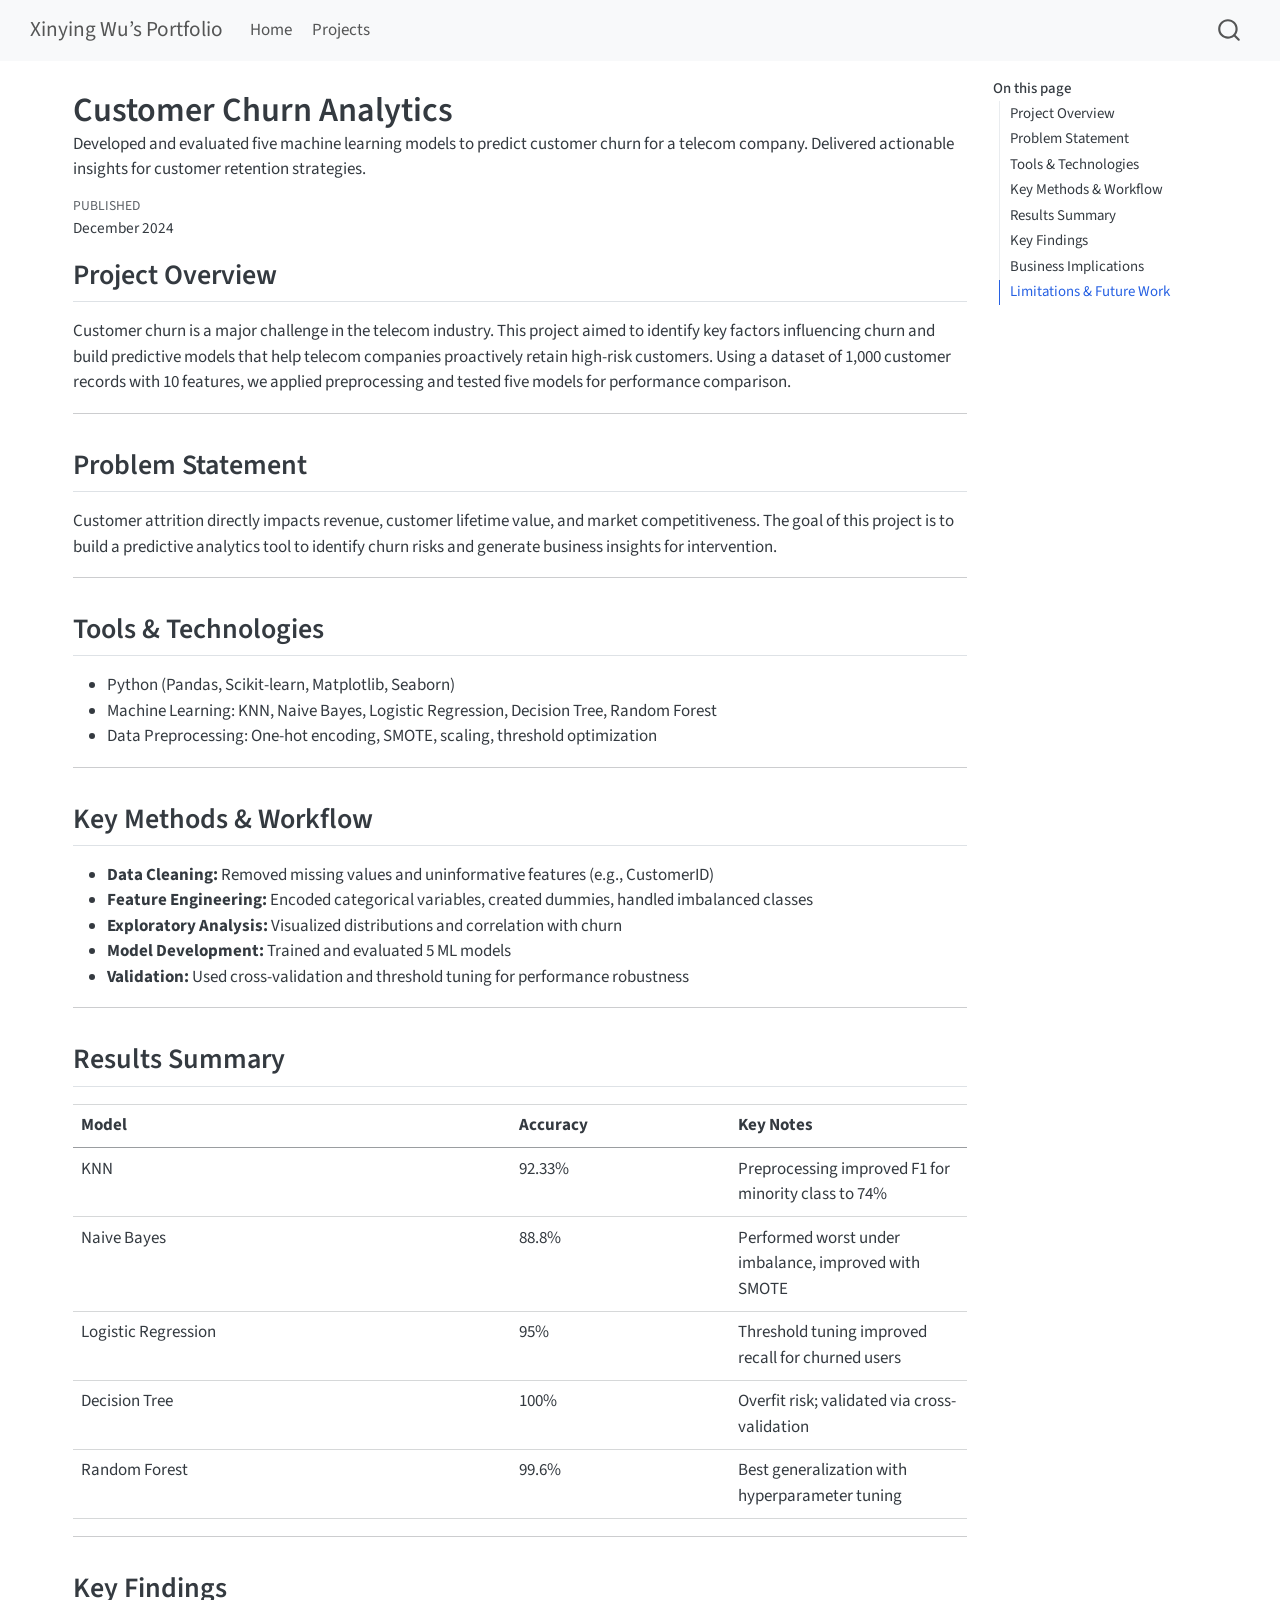
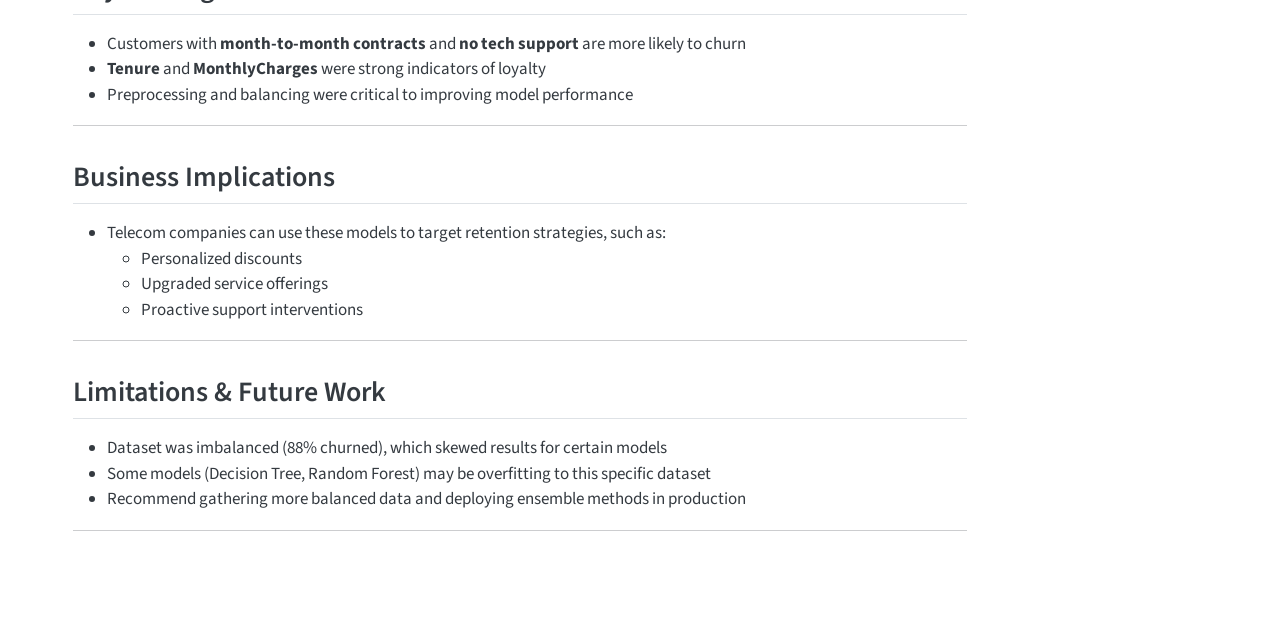
<file: projects/Customer_churn/index.html>
<!DOCTYPE html>
<html xmlns="http://www.w3.org/1999/xhtml" lang="en" xml:lang="en"><head>

<meta charset="utf-8">
<meta name="generator" content="quarto-1.6.40">

<meta name="viewport" content="width=device-width, initial-scale=1.0, user-scalable=yes">

<meta name="description" content="Developed and evaluated five machine learning models to predict customer churn for a telecom company. Delivered actionable insights for customer retention strategies.">

<title>Customer Churn Analytics – Xinying Wu’s Portfolio</title>
<style>
code{white-space: pre-wrap;}
span.smallcaps{font-variant: small-caps;}
div.columns{display: flex; gap: min(4vw, 1.5em);}
div.column{flex: auto; overflow-x: auto;}
div.hanging-indent{margin-left: 1.5em; text-indent: -1.5em;}
ul.task-list{list-style: none;}
ul.task-list li input[type="checkbox"] {
  width: 0.8em;
  margin: 0 0.8em 0.2em -1em; /* quarto-specific, see https://github.com/quarto-dev/quarto-cli/issues/4556 */ 
  vertical-align: middle;
}
</style>


<script src="../../site_libs/quarto-nav/quarto-nav.js"></script>
<script src="../../site_libs/quarto-nav/headroom.min.js"></script>
<script src="../../site_libs/clipboard/clipboard.min.js"></script>
<script src="../../site_libs/quarto-search/autocomplete.umd.js"></script>
<script src="../../site_libs/quarto-search/fuse.min.js"></script>
<script src="../../site_libs/quarto-search/quarto-search.js"></script>
<meta name="quarto:offset" content="../../">
<script src="../../site_libs/quarto-html/quarto.js"></script>
<script src="../../site_libs/quarto-html/popper.min.js"></script>
<script src="../../site_libs/quarto-html/tippy.umd.min.js"></script>
<script src="../../site_libs/quarto-html/anchor.min.js"></script>
<link href="../../site_libs/quarto-html/tippy.css" rel="stylesheet">
<link href="../../site_libs/quarto-html/quarto-syntax-highlighting-549806ee2085284f45b00abea8c6df48.css" rel="stylesheet" id="quarto-text-highlighting-styles">
<script src="../../site_libs/bootstrap/bootstrap.min.js"></script>
<link href="../../site_libs/bootstrap/bootstrap-icons.css" rel="stylesheet">
<link href="../../site_libs/bootstrap/bootstrap-cc6233b92224f1fae17ecbede1994a6f.min.css" rel="stylesheet" append-hash="true" id="quarto-bootstrap" data-mode="light">
<script id="quarto-search-options" type="application/json">{
  "location": "navbar",
  "copy-button": false,
  "collapse-after": 3,
  "panel-placement": "end",
  "type": "overlay",
  "limit": 50,
  "keyboard-shortcut": [
    "f",
    "/",
    "s"
  ],
  "show-item-context": false,
  "language": {
    "search-no-results-text": "No results",
    "search-matching-documents-text": "matching documents",
    "search-copy-link-title": "Copy link to search",
    "search-hide-matches-text": "Hide additional matches",
    "search-more-match-text": "more match in this document",
    "search-more-matches-text": "more matches in this document",
    "search-clear-button-title": "Clear",
    "search-text-placeholder": "",
    "search-detached-cancel-button-title": "Cancel",
    "search-submit-button-title": "Submit",
    "search-label": "Search"
  }
}</script>


<link rel="stylesheet" href="../../styles.css">
</head>

<body class="nav-fixed">

<div id="quarto-search-results"></div>
  <header id="quarto-header" class="headroom fixed-top">
    <nav class="navbar navbar-expand-lg " data-bs-theme="dark">
      <div class="navbar-container container-fluid">
      <div class="navbar-brand-container mx-auto">
    <a class="navbar-brand" href="../../index.html">
    <span class="navbar-title">Xinying Wu’s Portfolio</span>
    </a>
  </div>
            <div id="quarto-search" class="" title="Search"></div>
          <button class="navbar-toggler" type="button" data-bs-toggle="collapse" data-bs-target="#navbarCollapse" aria-controls="navbarCollapse" role="menu" aria-expanded="false" aria-label="Toggle navigation" onclick="if (window.quartoToggleHeadroom) { window.quartoToggleHeadroom(); }">
  <span class="navbar-toggler-icon"></span>
</button>
          <div class="collapse navbar-collapse" id="navbarCollapse">
            <ul class="navbar-nav navbar-nav-scroll me-auto">
  <li class="nav-item">
    <a class="nav-link" href="../../index.html"> 
<span class="menu-text">Home</span></a>
  </li>  
  <li class="nav-item">
    <a class="nav-link" href="../../projects/index.html"> 
<span class="menu-text">Projects</span></a>
  </li>  
</ul>
          </div> <!-- /navcollapse -->
            <div class="quarto-navbar-tools">
</div>
      </div> <!-- /container-fluid -->
    </nav>
</header>
<!-- content -->
<div id="quarto-content" class="quarto-container page-columns page-rows-contents page-layout-full page-navbar">
<!-- sidebar -->
<!-- margin-sidebar -->
    <div id="quarto-margin-sidebar" class="sidebar margin-sidebar">
        <nav id="TOC" role="doc-toc" class="toc-active">
    <h2 id="toc-title">On this page</h2>
   
  <ul>
  <li><a href="#project-overview" id="toc-project-overview" class="nav-link active" data-scroll-target="#project-overview">Project Overview</a></li>
  <li><a href="#problem-statement" id="toc-problem-statement" class="nav-link" data-scroll-target="#problem-statement">Problem Statement</a></li>
  <li><a href="#tools-technologies" id="toc-tools-technologies" class="nav-link" data-scroll-target="#tools-technologies">Tools &amp; Technologies</a></li>
  <li><a href="#key-methods-workflow" id="toc-key-methods-workflow" class="nav-link" data-scroll-target="#key-methods-workflow">Key Methods &amp; Workflow</a></li>
  <li><a href="#results-summary" id="toc-results-summary" class="nav-link" data-scroll-target="#results-summary">Results Summary</a></li>
  <li><a href="#key-findings" id="toc-key-findings" class="nav-link" data-scroll-target="#key-findings">Key Findings</a></li>
  <li><a href="#business-implications" id="toc-business-implications" class="nav-link" data-scroll-target="#business-implications">Business Implications</a></li>
  <li><a href="#limitations-future-work" id="toc-limitations-future-work" class="nav-link" data-scroll-target="#limitations-future-work">Limitations &amp; Future Work</a></li>
  </ul>
</nav>
    </div>
<!-- main -->
<main class="content column-page-left" id="quarto-document-content">

<header id="title-block-header" class="quarto-title-block default">
<div class="quarto-title">
<h1 class="title">Customer Churn Analytics</h1>
</div>

<div>
  <div class="description">
    Developed and evaluated five machine learning models to predict customer churn for a telecom company. Delivered actionable insights for customer retention strategies.
  </div>
</div>


<div class="quarto-title-meta column-page-left">

    
    <div>
    <div class="quarto-title-meta-heading">Published</div>
    <div class="quarto-title-meta-contents">
      <p class="date">December 2024</p>
    </div>
  </div>
  
    
  </div>
  


</header>


<section id="project-overview" class="level2">
<h2 class="anchored" data-anchor-id="project-overview">Project Overview</h2>
<p>Customer churn is a major challenge in the telecom industry. This project aimed to identify key factors influencing churn and build predictive models that help telecom companies proactively retain high-risk customers. Using a dataset of 1,000 customer records with 10 features, we applied preprocessing and tested five models for performance comparison.</p>
<hr>
</section>
<section id="problem-statement" class="level2">
<h2 class="anchored" data-anchor-id="problem-statement">Problem Statement</h2>
<p>Customer attrition directly impacts revenue, customer lifetime value, and market competitiveness. The goal of this project is to build a predictive analytics tool to identify churn risks and generate business insights for intervention.</p>
<hr>
</section>
<section id="tools-technologies" class="level2">
<h2 class="anchored" data-anchor-id="tools-technologies">Tools &amp; Technologies</h2>
<ul>
<li>Python (Pandas, Scikit-learn, Matplotlib, Seaborn)</li>
<li>Machine Learning: KNN, Naive Bayes, Logistic Regression, Decision Tree, Random Forest</li>
<li>Data Preprocessing: One-hot encoding, SMOTE, scaling, threshold optimization</li>
</ul>
<hr>
</section>
<section id="key-methods-workflow" class="level2">
<h2 class="anchored" data-anchor-id="key-methods-workflow">Key Methods &amp; Workflow</h2>
<ul>
<li><strong>Data Cleaning:</strong> Removed missing values and uninformative features (e.g., CustomerID)</li>
<li><strong>Feature Engineering:</strong> Encoded categorical variables, created dummies, handled imbalanced classes</li>
<li><strong>Exploratory Analysis:</strong> Visualized distributions and correlation with churn</li>
<li><strong>Model Development:</strong> Trained and evaluated 5 ML models</li>
<li><strong>Validation:</strong> Used cross-validation and threshold tuning for performance robustness</li>
</ul>
<hr>
</section>
<section id="results-summary" class="level2">
<h2 class="anchored" data-anchor-id="results-summary">Results Summary</h2>
<table class="caption-top table">
<colgroup>
<col style="width: 48%">
<col style="width: 24%">
<col style="width: 26%">
</colgroup>
<thead>
<tr class="header">
<th>Model</th>
<th>Accuracy</th>
<th>Key Notes</th>
</tr>
</thead>
<tbody>
<tr class="odd">
<td>KNN</td>
<td>92.33%</td>
<td>Preprocessing improved F1 for minority class to 74%</td>
</tr>
<tr class="even">
<td>Naive Bayes</td>
<td>88.8%</td>
<td>Performed worst under imbalance, improved with SMOTE</td>
</tr>
<tr class="odd">
<td>Logistic Regression</td>
<td>95%</td>
<td>Threshold tuning improved recall for churned users</td>
</tr>
<tr class="even">
<td>Decision Tree</td>
<td>100%</td>
<td>Overfit risk; validated via cross-validation</td>
</tr>
<tr class="odd">
<td>Random Forest</td>
<td>99.6%</td>
<td>Best generalization with hyperparameter tuning</td>
</tr>
</tbody>
</table>
<hr>
</section>
<section id="key-findings" class="level2">
<h2 class="anchored" data-anchor-id="key-findings">Key Findings</h2>
<ul>
<li>Customers with <strong>month-to-month contracts</strong> and <strong>no tech support</strong> are more likely to churn</li>
<li><strong>Tenure</strong> and <strong>MonthlyCharges</strong> were strong indicators of loyalty</li>
<li>Preprocessing and balancing were critical to improving model performance</li>
</ul>
<hr>
</section>
<section id="business-implications" class="level2">
<h2 class="anchored" data-anchor-id="business-implications">Business Implications</h2>
<ul>
<li>Telecom companies can use these models to target retention strategies, such as:
<ul>
<li>Personalized discounts</li>
<li>Upgraded service offerings</li>
<li>Proactive support interventions</li>
</ul></li>
</ul>
<hr>
</section>
<section id="limitations-future-work" class="level2">
<h2 class="anchored" data-anchor-id="limitations-future-work">Limitations &amp; Future Work</h2>
<ul>
<li>Dataset was imbalanced (88% churned), which skewed results for certain models</li>
<li>Some models (Decision Tree, Random Forest) may be overfitting to this specific dataset</li>
<li>Recommend gathering more balanced data and deploying ensemble methods in production</li>
</ul>
<hr>


</section>

</main> <!-- /main -->
<script id="quarto-html-after-body" type="application/javascript">
window.document.addEventListener("DOMContentLoaded", function (event) {
  const toggleBodyColorMode = (bsSheetEl) => {
    const mode = bsSheetEl.getAttribute("data-mode");
    const bodyEl = window.document.querySelector("body");
    if (mode === "dark") {
      bodyEl.classList.add("quarto-dark");
      bodyEl.classList.remove("quarto-light");
    } else {
      bodyEl.classList.add("quarto-light");
      bodyEl.classList.remove("quarto-dark");
    }
  }
  const toggleBodyColorPrimary = () => {
    const bsSheetEl = window.document.querySelector("link#quarto-bootstrap");
    if (bsSheetEl) {
      toggleBodyColorMode(bsSheetEl);
    }
  }
  toggleBodyColorPrimary();  
  const icon = "";
  const anchorJS = new window.AnchorJS();
  anchorJS.options = {
    placement: 'right',
    icon: icon
  };
  anchorJS.add('.anchored');
  const isCodeAnnotation = (el) => {
    for (const clz of el.classList) {
      if (clz.startsWith('code-annotation-')) {                     
        return true;
      }
    }
    return false;
  }
  const onCopySuccess = function(e) {
    // button target
    const button = e.trigger;
    // don't keep focus
    button.blur();
    // flash "checked"
    button.classList.add('code-copy-button-checked');
    var currentTitle = button.getAttribute("title");
    button.setAttribute("title", "Copied!");
    let tooltip;
    if (window.bootstrap) {
      button.setAttribute("data-bs-toggle", "tooltip");
      button.setAttribute("data-bs-placement", "left");
      button.setAttribute("data-bs-title", "Copied!");
      tooltip = new bootstrap.Tooltip(button, 
        { trigger: "manual", 
          customClass: "code-copy-button-tooltip",
          offset: [0, -8]});
      tooltip.show();    
    }
    setTimeout(function() {
      if (tooltip) {
        tooltip.hide();
        button.removeAttribute("data-bs-title");
        button.removeAttribute("data-bs-toggle");
        button.removeAttribute("data-bs-placement");
      }
      button.setAttribute("title", currentTitle);
      button.classList.remove('code-copy-button-checked');
    }, 1000);
    // clear code selection
    e.clearSelection();
  }
  const getTextToCopy = function(trigger) {
      const codeEl = trigger.previousElementSibling.cloneNode(true);
      for (const childEl of codeEl.children) {
        if (isCodeAnnotation(childEl)) {
          childEl.remove();
        }
      }
      return codeEl.innerText;
  }
  const clipboard = new window.ClipboardJS('.code-copy-button:not([data-in-quarto-modal])', {
    text: getTextToCopy
  });
  clipboard.on('success', onCopySuccess);
  if (window.document.getElementById('quarto-embedded-source-code-modal')) {
    const clipboardModal = new window.ClipboardJS('.code-copy-button[data-in-quarto-modal]', {
      text: getTextToCopy,
      container: window.document.getElementById('quarto-embedded-source-code-modal')
    });
    clipboardModal.on('success', onCopySuccess);
  }
    var localhostRegex = new RegExp(/^(?:http|https):\/\/localhost\:?[0-9]*\//);
    var mailtoRegex = new RegExp(/^mailto:/);
      var filterRegex = new RegExp("https:\/\/xinyinw2\.github\.io\/");
    var isInternal = (href) => {
        return filterRegex.test(href) || localhostRegex.test(href) || mailtoRegex.test(href);
    }
    // Inspect non-navigation links and adorn them if external
 	var links = window.document.querySelectorAll('a[href]:not(.nav-link):not(.navbar-brand):not(.toc-action):not(.sidebar-link):not(.sidebar-item-toggle):not(.pagination-link):not(.no-external):not([aria-hidden]):not(.dropdown-item):not(.quarto-navigation-tool):not(.about-link)');
    for (var i=0; i<links.length; i++) {
      const link = links[i];
      if (!isInternal(link.href)) {
        // undo the damage that might have been done by quarto-nav.js in the case of
        // links that we want to consider external
        if (link.dataset.originalHref !== undefined) {
          link.href = link.dataset.originalHref;
        }
      }
    }
  function tippyHover(el, contentFn, onTriggerFn, onUntriggerFn) {
    const config = {
      allowHTML: true,
      maxWidth: 500,
      delay: 100,
      arrow: false,
      appendTo: function(el) {
          return el.parentElement;
      },
      interactive: true,
      interactiveBorder: 10,
      theme: 'quarto',
      placement: 'bottom-start',
    };
    if (contentFn) {
      config.content = contentFn;
    }
    if (onTriggerFn) {
      config.onTrigger = onTriggerFn;
    }
    if (onUntriggerFn) {
      config.onUntrigger = onUntriggerFn;
    }
    window.tippy(el, config); 
  }
  const noterefs = window.document.querySelectorAll('a[role="doc-noteref"]');
  for (var i=0; i<noterefs.length; i++) {
    const ref = noterefs[i];
    tippyHover(ref, function() {
      // use id or data attribute instead here
      let href = ref.getAttribute('data-footnote-href') || ref.getAttribute('href');
      try { href = new URL(href).hash; } catch {}
      const id = href.replace(/^#\/?/, "");
      const note = window.document.getElementById(id);
      if (note) {
        return note.innerHTML;
      } else {
        return "";
      }
    });
  }
  const xrefs = window.document.querySelectorAll('a.quarto-xref');
  const processXRef = (id, note) => {
    // Strip column container classes
    const stripColumnClz = (el) => {
      el.classList.remove("page-full", "page-columns");
      if (el.children) {
        for (const child of el.children) {
          stripColumnClz(child);
        }
      }
    }
    stripColumnClz(note)
    if (id === null || id.startsWith('sec-')) {
      // Special case sections, only their first couple elements
      const container = document.createElement("div");
      if (note.children && note.children.length > 2) {
        container.appendChild(note.children[0].cloneNode(true));
        for (let i = 1; i < note.children.length; i++) {
          const child = note.children[i];
          if (child.tagName === "P" && child.innerText === "") {
            continue;
          } else {
            container.appendChild(child.cloneNode(true));
            break;
          }
        }
        if (window.Quarto?.typesetMath) {
          window.Quarto.typesetMath(container);
        }
        return container.innerHTML
      } else {
        if (window.Quarto?.typesetMath) {
          window.Quarto.typesetMath(note);
        }
        return note.innerHTML;
      }
    } else {
      // Remove any anchor links if they are present
      const anchorLink = note.querySelector('a.anchorjs-link');
      if (anchorLink) {
        anchorLink.remove();
      }
      if (window.Quarto?.typesetMath) {
        window.Quarto.typesetMath(note);
      }
      if (note.classList.contains("callout")) {
        return note.outerHTML;
      } else {
        return note.innerHTML;
      }
    }
  }
  for (var i=0; i<xrefs.length; i++) {
    const xref = xrefs[i];
    tippyHover(xref, undefined, function(instance) {
      instance.disable();
      let url = xref.getAttribute('href');
      let hash = undefined; 
      if (url.startsWith('#')) {
        hash = url;
      } else {
        try { hash = new URL(url).hash; } catch {}
      }
      if (hash) {
        const id = hash.replace(/^#\/?/, "");
        const note = window.document.getElementById(id);
        if (note !== null) {
          try {
            const html = processXRef(id, note.cloneNode(true));
            instance.setContent(html);
          } finally {
            instance.enable();
            instance.show();
          }
        } else {
          // See if we can fetch this
          fetch(url.split('#')[0])
          .then(res => res.text())
          .then(html => {
            const parser = new DOMParser();
            const htmlDoc = parser.parseFromString(html, "text/html");
            const note = htmlDoc.getElementById(id);
            if (note !== null) {
              const html = processXRef(id, note);
              instance.setContent(html);
            } 
          }).finally(() => {
            instance.enable();
            instance.show();
          });
        }
      } else {
        // See if we can fetch a full url (with no hash to target)
        // This is a special case and we should probably do some content thinning / targeting
        fetch(url)
        .then(res => res.text())
        .then(html => {
          const parser = new DOMParser();
          const htmlDoc = parser.parseFromString(html, "text/html");
          const note = htmlDoc.querySelector('main.content');
          if (note !== null) {
            // This should only happen for chapter cross references
            // (since there is no id in the URL)
            // remove the first header
            if (note.children.length > 0 && note.children[0].tagName === "HEADER") {
              note.children[0].remove();
            }
            const html = processXRef(null, note);
            instance.setContent(html);
          } 
        }).finally(() => {
          instance.enable();
          instance.show();
        });
      }
    }, function(instance) {
    });
  }
      let selectedAnnoteEl;
      const selectorForAnnotation = ( cell, annotation) => {
        let cellAttr = 'data-code-cell="' + cell + '"';
        let lineAttr = 'data-code-annotation="' +  annotation + '"';
        const selector = 'span[' + cellAttr + '][' + lineAttr + ']';
        return selector;
      }
      const selectCodeLines = (annoteEl) => {
        const doc = window.document;
        const targetCell = annoteEl.getAttribute("data-target-cell");
        const targetAnnotation = annoteEl.getAttribute("data-target-annotation");
        const annoteSpan = window.document.querySelector(selectorForAnnotation(targetCell, targetAnnotation));
        const lines = annoteSpan.getAttribute("data-code-lines").split(",");
        const lineIds = lines.map((line) => {
          return targetCell + "-" + line;
        })
        let top = null;
        let height = null;
        let parent = null;
        if (lineIds.length > 0) {
            //compute the position of the single el (top and bottom and make a div)
            const el = window.document.getElementById(lineIds[0]);
            top = el.offsetTop;
            height = el.offsetHeight;
            parent = el.parentElement.parentElement;
          if (lineIds.length > 1) {
            const lastEl = window.document.getElementById(lineIds[lineIds.length - 1]);
            const bottom = lastEl.offsetTop + lastEl.offsetHeight;
            height = bottom - top;
          }
          if (top !== null && height !== null && parent !== null) {
            // cook up a div (if necessary) and position it 
            let div = window.document.getElementById("code-annotation-line-highlight");
            if (div === null) {
              div = window.document.createElement("div");
              div.setAttribute("id", "code-annotation-line-highlight");
              div.style.position = 'absolute';
              parent.appendChild(div);
            }
            div.style.top = top - 2 + "px";
            div.style.height = height + 4 + "px";
            div.style.left = 0;
            let gutterDiv = window.document.getElementById("code-annotation-line-highlight-gutter");
            if (gutterDiv === null) {
              gutterDiv = window.document.createElement("div");
              gutterDiv.setAttribute("id", "code-annotation-line-highlight-gutter");
              gutterDiv.style.position = 'absolute';
              const codeCell = window.document.getElementById(targetCell);
              const gutter = codeCell.querySelector('.code-annotation-gutter');
              gutter.appendChild(gutterDiv);
            }
            gutterDiv.style.top = top - 2 + "px";
            gutterDiv.style.height = height + 4 + "px";
          }
          selectedAnnoteEl = annoteEl;
        }
      };
      const unselectCodeLines = () => {
        const elementsIds = ["code-annotation-line-highlight", "code-annotation-line-highlight-gutter"];
        elementsIds.forEach((elId) => {
          const div = window.document.getElementById(elId);
          if (div) {
            div.remove();
          }
        });
        selectedAnnoteEl = undefined;
      };
        // Handle positioning of the toggle
    window.addEventListener(
      "resize",
      throttle(() => {
        elRect = undefined;
        if (selectedAnnoteEl) {
          selectCodeLines(selectedAnnoteEl);
        }
      }, 10)
    );
    function throttle(fn, ms) {
    let throttle = false;
    let timer;
      return (...args) => {
        if(!throttle) { // first call gets through
            fn.apply(this, args);
            throttle = true;
        } else { // all the others get throttled
            if(timer) clearTimeout(timer); // cancel #2
            timer = setTimeout(() => {
              fn.apply(this, args);
              timer = throttle = false;
            }, ms);
        }
      };
    }
      // Attach click handler to the DT
      const annoteDls = window.document.querySelectorAll('dt[data-target-cell]');
      for (const annoteDlNode of annoteDls) {
        annoteDlNode.addEventListener('click', (event) => {
          const clickedEl = event.target;
          if (clickedEl !== selectedAnnoteEl) {
            unselectCodeLines();
            const activeEl = window.document.querySelector('dt[data-target-cell].code-annotation-active');
            if (activeEl) {
              activeEl.classList.remove('code-annotation-active');
            }
            selectCodeLines(clickedEl);
            clickedEl.classList.add('code-annotation-active');
          } else {
            // Unselect the line
            unselectCodeLines();
            clickedEl.classList.remove('code-annotation-active');
          }
        });
      }
  const findCites = (el) => {
    const parentEl = el.parentElement;
    if (parentEl) {
      const cites = parentEl.dataset.cites;
      if (cites) {
        return {
          el,
          cites: cites.split(' ')
        };
      } else {
        return findCites(el.parentElement)
      }
    } else {
      return undefined;
    }
  };
  var bibliorefs = window.document.querySelectorAll('a[role="doc-biblioref"]');
  for (var i=0; i<bibliorefs.length; i++) {
    const ref = bibliorefs[i];
    const citeInfo = findCites(ref);
    if (citeInfo) {
      tippyHover(citeInfo.el, function() {
        var popup = window.document.createElement('div');
        citeInfo.cites.forEach(function(cite) {
          var citeDiv = window.document.createElement('div');
          citeDiv.classList.add('hanging-indent');
          citeDiv.classList.add('csl-entry');
          var biblioDiv = window.document.getElementById('ref-' + cite);
          if (biblioDiv) {
            citeDiv.innerHTML = biblioDiv.innerHTML;
          }
          popup.appendChild(citeDiv);
        });
        return popup.innerHTML;
      });
    }
  }
});
</script>
</div> <!-- /content -->




</body></html>
</file>
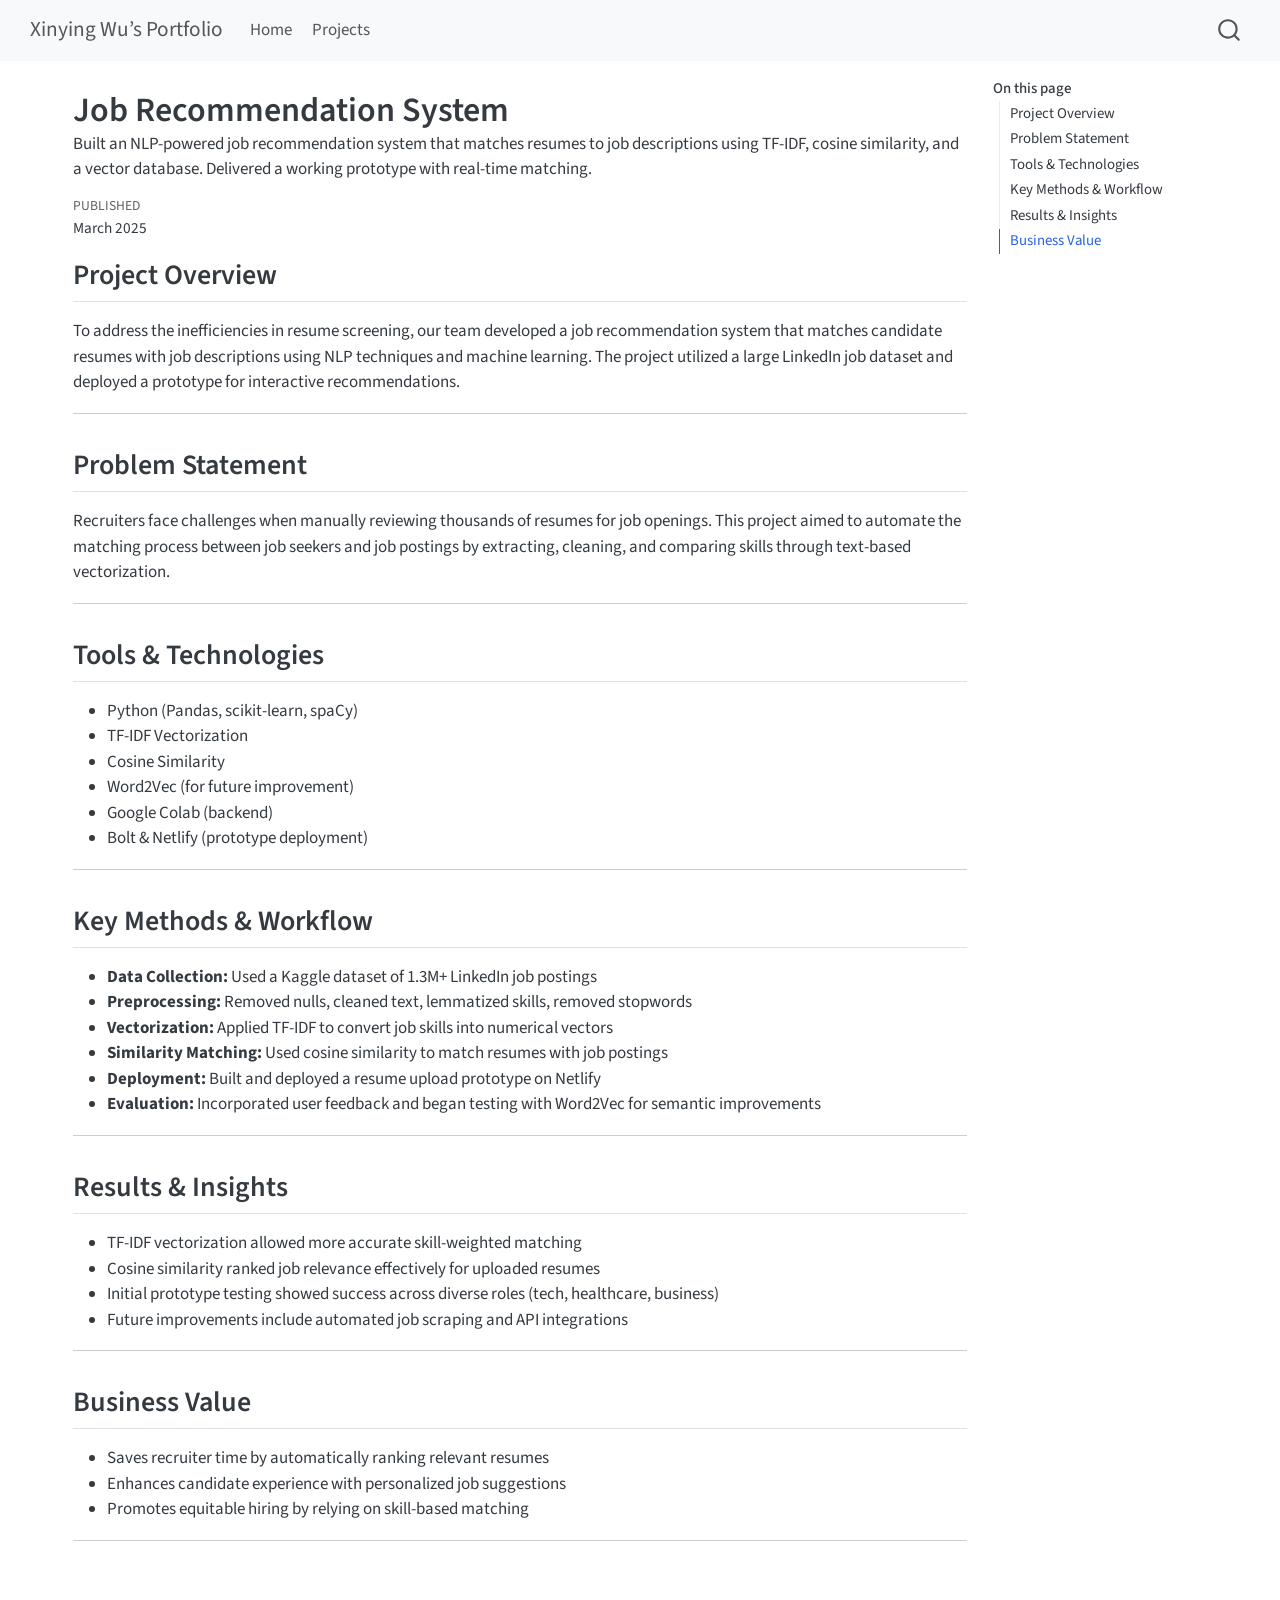
<file: projects/Job_recommendation/index.html>
<!DOCTYPE html>
<html xmlns="http://www.w3.org/1999/xhtml" lang="en" xml:lang="en"><head>

<meta charset="utf-8">
<meta name="generator" content="quarto-1.6.40">

<meta name="viewport" content="width=device-width, initial-scale=1.0, user-scalable=yes">

<meta name="description" content="Built an NLP-powered job recommendation system that matches resumes to job descriptions using TF-IDF, cosine similarity, and a vector database. Delivered a working prototype with real-time matching.">

<title>Job Recommendation System – Xinying Wu’s Portfolio</title>
<style>
code{white-space: pre-wrap;}
span.smallcaps{font-variant: small-caps;}
div.columns{display: flex; gap: min(4vw, 1.5em);}
div.column{flex: auto; overflow-x: auto;}
div.hanging-indent{margin-left: 1.5em; text-indent: -1.5em;}
ul.task-list{list-style: none;}
ul.task-list li input[type="checkbox"] {
  width: 0.8em;
  margin: 0 0.8em 0.2em -1em; /* quarto-specific, see https://github.com/quarto-dev/quarto-cli/issues/4556 */ 
  vertical-align: middle;
}
</style>


<script src="../../site_libs/quarto-nav/quarto-nav.js"></script>
<script src="../../site_libs/quarto-nav/headroom.min.js"></script>
<script src="../../site_libs/clipboard/clipboard.min.js"></script>
<script src="../../site_libs/quarto-search/autocomplete.umd.js"></script>
<script src="../../site_libs/quarto-search/fuse.min.js"></script>
<script src="../../site_libs/quarto-search/quarto-search.js"></script>
<meta name="quarto:offset" content="../../">
<script src="../../site_libs/quarto-html/quarto.js"></script>
<script src="../../site_libs/quarto-html/popper.min.js"></script>
<script src="../../site_libs/quarto-html/tippy.umd.min.js"></script>
<script src="../../site_libs/quarto-html/anchor.min.js"></script>
<link href="../../site_libs/quarto-html/tippy.css" rel="stylesheet">
<link href="../../site_libs/quarto-html/quarto-syntax-highlighting-549806ee2085284f45b00abea8c6df48.css" rel="stylesheet" id="quarto-text-highlighting-styles">
<script src="../../site_libs/bootstrap/bootstrap.min.js"></script>
<link href="../../site_libs/bootstrap/bootstrap-icons.css" rel="stylesheet">
<link href="../../site_libs/bootstrap/bootstrap-cc6233b92224f1fae17ecbede1994a6f.min.css" rel="stylesheet" append-hash="true" id="quarto-bootstrap" data-mode="light">
<script id="quarto-search-options" type="application/json">{
  "location": "navbar",
  "copy-button": false,
  "collapse-after": 3,
  "panel-placement": "end",
  "type": "overlay",
  "limit": 50,
  "keyboard-shortcut": [
    "f",
    "/",
    "s"
  ],
  "show-item-context": false,
  "language": {
    "search-no-results-text": "No results",
    "search-matching-documents-text": "matching documents",
    "search-copy-link-title": "Copy link to search",
    "search-hide-matches-text": "Hide additional matches",
    "search-more-match-text": "more match in this document",
    "search-more-matches-text": "more matches in this document",
    "search-clear-button-title": "Clear",
    "search-text-placeholder": "",
    "search-detached-cancel-button-title": "Cancel",
    "search-submit-button-title": "Submit",
    "search-label": "Search"
  }
}</script>


<link rel="stylesheet" href="../../styles.css">
</head>

<body class="nav-fixed">

<div id="quarto-search-results"></div>
  <header id="quarto-header" class="headroom fixed-top">
    <nav class="navbar navbar-expand-lg " data-bs-theme="dark">
      <div class="navbar-container container-fluid">
      <div class="navbar-brand-container mx-auto">
    <a class="navbar-brand" href="../../index.html">
    <span class="navbar-title">Xinying Wu’s Portfolio</span>
    </a>
  </div>
            <div id="quarto-search" class="" title="Search"></div>
          <button class="navbar-toggler" type="button" data-bs-toggle="collapse" data-bs-target="#navbarCollapse" aria-controls="navbarCollapse" role="menu" aria-expanded="false" aria-label="Toggle navigation" onclick="if (window.quartoToggleHeadroom) { window.quartoToggleHeadroom(); }">
  <span class="navbar-toggler-icon"></span>
</button>
          <div class="collapse navbar-collapse" id="navbarCollapse">
            <ul class="navbar-nav navbar-nav-scroll me-auto">
  <li class="nav-item">
    <a class="nav-link" href="../../index.html"> 
<span class="menu-text">Home</span></a>
  </li>  
  <li class="nav-item">
    <a class="nav-link" href="../../projects/index.html"> 
<span class="menu-text">Projects</span></a>
  </li>  
</ul>
          </div> <!-- /navcollapse -->
            <div class="quarto-navbar-tools">
</div>
      </div> <!-- /container-fluid -->
    </nav>
</header>
<!-- content -->
<div id="quarto-content" class="quarto-container page-columns page-rows-contents page-layout-full page-navbar">
<!-- sidebar -->
<!-- margin-sidebar -->
    <div id="quarto-margin-sidebar" class="sidebar margin-sidebar">
        <nav id="TOC" role="doc-toc" class="toc-active">
    <h2 id="toc-title">On this page</h2>
   
  <ul>
  <li><a href="#project-overview" id="toc-project-overview" class="nav-link active" data-scroll-target="#project-overview">Project Overview</a></li>
  <li><a href="#problem-statement" id="toc-problem-statement" class="nav-link" data-scroll-target="#problem-statement">Problem Statement</a></li>
  <li><a href="#tools-technologies" id="toc-tools-technologies" class="nav-link" data-scroll-target="#tools-technologies">Tools &amp; Technologies</a></li>
  <li><a href="#key-methods-workflow" id="toc-key-methods-workflow" class="nav-link" data-scroll-target="#key-methods-workflow">Key Methods &amp; Workflow</a></li>
  <li><a href="#results-insights" id="toc-results-insights" class="nav-link" data-scroll-target="#results-insights">Results &amp; Insights</a></li>
  <li><a href="#business-value" id="toc-business-value" class="nav-link" data-scroll-target="#business-value">Business Value</a></li>
  </ul>
</nav>
    </div>
<!-- main -->
<main class="content column-page-left" id="quarto-document-content">

<header id="title-block-header" class="quarto-title-block default">
<div class="quarto-title">
<h1 class="title">Job Recommendation System</h1>
</div>

<div>
  <div class="description">
    Built an NLP-powered job recommendation system that matches resumes to job descriptions using TF-IDF, cosine similarity, and a vector database. Delivered a working prototype with real-time matching.
  </div>
</div>


<div class="quarto-title-meta column-page-left">

    
    <div>
    <div class="quarto-title-meta-heading">Published</div>
    <div class="quarto-title-meta-contents">
      <p class="date">March 2025</p>
    </div>
  </div>
  
    
  </div>
  


</header>


<section id="project-overview" class="level2">
<h2 class="anchored" data-anchor-id="project-overview">Project Overview</h2>
<p>To address the inefficiencies in resume screening, our team developed a job recommendation system that matches candidate resumes with job descriptions using NLP techniques and machine learning. The project utilized a large LinkedIn job dataset and deployed a prototype for interactive recommendations.</p>
<hr>
</section>
<section id="problem-statement" class="level2">
<h2 class="anchored" data-anchor-id="problem-statement">Problem Statement</h2>
<p>Recruiters face challenges when manually reviewing thousands of resumes for job openings. This project aimed to automate the matching process between job seekers and job postings by extracting, cleaning, and comparing skills through text-based vectorization.</p>
<hr>
</section>
<section id="tools-technologies" class="level2">
<h2 class="anchored" data-anchor-id="tools-technologies">Tools &amp; Technologies</h2>
<ul>
<li>Python (Pandas, scikit-learn, spaCy)</li>
<li>TF-IDF Vectorization</li>
<li>Cosine Similarity</li>
<li>Word2Vec (for future improvement)</li>
<li>Google Colab (backend)</li>
<li>Bolt &amp; Netlify (prototype deployment)</li>
</ul>
<hr>
</section>
<section id="key-methods-workflow" class="level2">
<h2 class="anchored" data-anchor-id="key-methods-workflow">Key Methods &amp; Workflow</h2>
<ul>
<li><strong>Data Collection:</strong> Used a Kaggle dataset of 1.3M+ LinkedIn job postings</li>
<li><strong>Preprocessing:</strong> Removed nulls, cleaned text, lemmatized skills, removed stopwords</li>
<li><strong>Vectorization:</strong> Applied TF-IDF to convert job skills into numerical vectors</li>
<li><strong>Similarity Matching:</strong> Used cosine similarity to match resumes with job postings</li>
<li><strong>Deployment:</strong> Built and deployed a resume upload prototype on Netlify</li>
<li><strong>Evaluation:</strong> Incorporated user feedback and began testing with Word2Vec for semantic improvements</li>
</ul>
<hr>
</section>
<section id="results-insights" class="level2">
<h2 class="anchored" data-anchor-id="results-insights">Results &amp; Insights</h2>
<ul>
<li>TF-IDF vectorization allowed more accurate skill-weighted matching</li>
<li>Cosine similarity ranked job relevance effectively for uploaded resumes</li>
<li>Initial prototype testing showed success across diverse roles (tech, healthcare, business)</li>
<li>Future improvements include automated job scraping and API integrations</li>
</ul>
<hr>
</section>
<section id="business-value" class="level2">
<h2 class="anchored" data-anchor-id="business-value">Business Value</h2>
<ul>
<li>Saves recruiter time by automatically ranking relevant resumes</li>
<li>Enhances candidate experience with personalized job suggestions</li>
<li>Promotes equitable hiring by relying on skill-based matching</li>
</ul>
<hr>


</section>

</main> <!-- /main -->
<script id="quarto-html-after-body" type="application/javascript">
window.document.addEventListener("DOMContentLoaded", function (event) {
  const toggleBodyColorMode = (bsSheetEl) => {
    const mode = bsSheetEl.getAttribute("data-mode");
    const bodyEl = window.document.querySelector("body");
    if (mode === "dark") {
      bodyEl.classList.add("quarto-dark");
      bodyEl.classList.remove("quarto-light");
    } else {
      bodyEl.classList.add("quarto-light");
      bodyEl.classList.remove("quarto-dark");
    }
  }
  const toggleBodyColorPrimary = () => {
    const bsSheetEl = window.document.querySelector("link#quarto-bootstrap");
    if (bsSheetEl) {
      toggleBodyColorMode(bsSheetEl);
    }
  }
  toggleBodyColorPrimary();  
  const icon = "";
  const anchorJS = new window.AnchorJS();
  anchorJS.options = {
    placement: 'right',
    icon: icon
  };
  anchorJS.add('.anchored');
  const isCodeAnnotation = (el) => {
    for (const clz of el.classList) {
      if (clz.startsWith('code-annotation-')) {                     
        return true;
      }
    }
    return false;
  }
  const onCopySuccess = function(e) {
    // button target
    const button = e.trigger;
    // don't keep focus
    button.blur();
    // flash "checked"
    button.classList.add('code-copy-button-checked');
    var currentTitle = button.getAttribute("title");
    button.setAttribute("title", "Copied!");
    let tooltip;
    if (window.bootstrap) {
      button.setAttribute("data-bs-toggle", "tooltip");
      button.setAttribute("data-bs-placement", "left");
      button.setAttribute("data-bs-title", "Copied!");
      tooltip = new bootstrap.Tooltip(button, 
        { trigger: "manual", 
          customClass: "code-copy-button-tooltip",
          offset: [0, -8]});
      tooltip.show();    
    }
    setTimeout(function() {
      if (tooltip) {
        tooltip.hide();
        button.removeAttribute("data-bs-title");
        button.removeAttribute("data-bs-toggle");
        button.removeAttribute("data-bs-placement");
      }
      button.setAttribute("title", currentTitle);
      button.classList.remove('code-copy-button-checked');
    }, 1000);
    // clear code selection
    e.clearSelection();
  }
  const getTextToCopy = function(trigger) {
      const codeEl = trigger.previousElementSibling.cloneNode(true);
      for (const childEl of codeEl.children) {
        if (isCodeAnnotation(childEl)) {
          childEl.remove();
        }
      }
      return codeEl.innerText;
  }
  const clipboard = new window.ClipboardJS('.code-copy-button:not([data-in-quarto-modal])', {
    text: getTextToCopy
  });
  clipboard.on('success', onCopySuccess);
  if (window.document.getElementById('quarto-embedded-source-code-modal')) {
    const clipboardModal = new window.ClipboardJS('.code-copy-button[data-in-quarto-modal]', {
      text: getTextToCopy,
      container: window.document.getElementById('quarto-embedded-source-code-modal')
    });
    clipboardModal.on('success', onCopySuccess);
  }
    var localhostRegex = new RegExp(/^(?:http|https):\/\/localhost\:?[0-9]*\//);
    var mailtoRegex = new RegExp(/^mailto:/);
      var filterRegex = new RegExp("https:\/\/xinyinw2\.github\.io\/");
    var isInternal = (href) => {
        return filterRegex.test(href) || localhostRegex.test(href) || mailtoRegex.test(href);
    }
    // Inspect non-navigation links and adorn them if external
 	var links = window.document.querySelectorAll('a[href]:not(.nav-link):not(.navbar-brand):not(.toc-action):not(.sidebar-link):not(.sidebar-item-toggle):not(.pagination-link):not(.no-external):not([aria-hidden]):not(.dropdown-item):not(.quarto-navigation-tool):not(.about-link)');
    for (var i=0; i<links.length; i++) {
      const link = links[i];
      if (!isInternal(link.href)) {
        // undo the damage that might have been done by quarto-nav.js in the case of
        // links that we want to consider external
        if (link.dataset.originalHref !== undefined) {
          link.href = link.dataset.originalHref;
        }
      }
    }
  function tippyHover(el, contentFn, onTriggerFn, onUntriggerFn) {
    const config = {
      allowHTML: true,
      maxWidth: 500,
      delay: 100,
      arrow: false,
      appendTo: function(el) {
          return el.parentElement;
      },
      interactive: true,
      interactiveBorder: 10,
      theme: 'quarto',
      placement: 'bottom-start',
    };
    if (contentFn) {
      config.content = contentFn;
    }
    if (onTriggerFn) {
      config.onTrigger = onTriggerFn;
    }
    if (onUntriggerFn) {
      config.onUntrigger = onUntriggerFn;
    }
    window.tippy(el, config); 
  }
  const noterefs = window.document.querySelectorAll('a[role="doc-noteref"]');
  for (var i=0; i<noterefs.length; i++) {
    const ref = noterefs[i];
    tippyHover(ref, function() {
      // use id or data attribute instead here
      let href = ref.getAttribute('data-footnote-href') || ref.getAttribute('href');
      try { href = new URL(href).hash; } catch {}
      const id = href.replace(/^#\/?/, "");
      const note = window.document.getElementById(id);
      if (note) {
        return note.innerHTML;
      } else {
        return "";
      }
    });
  }
  const xrefs = window.document.querySelectorAll('a.quarto-xref');
  const processXRef = (id, note) => {
    // Strip column container classes
    const stripColumnClz = (el) => {
      el.classList.remove("page-full", "page-columns");
      if (el.children) {
        for (const child of el.children) {
          stripColumnClz(child);
        }
      }
    }
    stripColumnClz(note)
    if (id === null || id.startsWith('sec-')) {
      // Special case sections, only their first couple elements
      const container = document.createElement("div");
      if (note.children && note.children.length > 2) {
        container.appendChild(note.children[0].cloneNode(true));
        for (let i = 1; i < note.children.length; i++) {
          const child = note.children[i];
          if (child.tagName === "P" && child.innerText === "") {
            continue;
          } else {
            container.appendChild(child.cloneNode(true));
            break;
          }
        }
        if (window.Quarto?.typesetMath) {
          window.Quarto.typesetMath(container);
        }
        return container.innerHTML
      } else {
        if (window.Quarto?.typesetMath) {
          window.Quarto.typesetMath(note);
        }
        return note.innerHTML;
      }
    } else {
      // Remove any anchor links if they are present
      const anchorLink = note.querySelector('a.anchorjs-link');
      if (anchorLink) {
        anchorLink.remove();
      }
      if (window.Quarto?.typesetMath) {
        window.Quarto.typesetMath(note);
      }
      if (note.classList.contains("callout")) {
        return note.outerHTML;
      } else {
        return note.innerHTML;
      }
    }
  }
  for (var i=0; i<xrefs.length; i++) {
    const xref = xrefs[i];
    tippyHover(xref, undefined, function(instance) {
      instance.disable();
      let url = xref.getAttribute('href');
      let hash = undefined; 
      if (url.startsWith('#')) {
        hash = url;
      } else {
        try { hash = new URL(url).hash; } catch {}
      }
      if (hash) {
        const id = hash.replace(/^#\/?/, "");
        const note = window.document.getElementById(id);
        if (note !== null) {
          try {
            const html = processXRef(id, note.cloneNode(true));
            instance.setContent(html);
          } finally {
            instance.enable();
            instance.show();
          }
        } else {
          // See if we can fetch this
          fetch(url.split('#')[0])
          .then(res => res.text())
          .then(html => {
            const parser = new DOMParser();
            const htmlDoc = parser.parseFromString(html, "text/html");
            const note = htmlDoc.getElementById(id);
            if (note !== null) {
              const html = processXRef(id, note);
              instance.setContent(html);
            } 
          }).finally(() => {
            instance.enable();
            instance.show();
          });
        }
      } else {
        // See if we can fetch a full url (with no hash to target)
        // This is a special case and we should probably do some content thinning / targeting
        fetch(url)
        .then(res => res.text())
        .then(html => {
          const parser = new DOMParser();
          const htmlDoc = parser.parseFromString(html, "text/html");
          const note = htmlDoc.querySelector('main.content');
          if (note !== null) {
            // This should only happen for chapter cross references
            // (since there is no id in the URL)
            // remove the first header
            if (note.children.length > 0 && note.children[0].tagName === "HEADER") {
              note.children[0].remove();
            }
            const html = processXRef(null, note);
            instance.setContent(html);
          } 
        }).finally(() => {
          instance.enable();
          instance.show();
        });
      }
    }, function(instance) {
    });
  }
      let selectedAnnoteEl;
      const selectorForAnnotation = ( cell, annotation) => {
        let cellAttr = 'data-code-cell="' + cell + '"';
        let lineAttr = 'data-code-annotation="' +  annotation + '"';
        const selector = 'span[' + cellAttr + '][' + lineAttr + ']';
        return selector;
      }
      const selectCodeLines = (annoteEl) => {
        const doc = window.document;
        const targetCell = annoteEl.getAttribute("data-target-cell");
        const targetAnnotation = annoteEl.getAttribute("data-target-annotation");
        const annoteSpan = window.document.querySelector(selectorForAnnotation(targetCell, targetAnnotation));
        const lines = annoteSpan.getAttribute("data-code-lines").split(",");
        const lineIds = lines.map((line) => {
          return targetCell + "-" + line;
        })
        let top = null;
        let height = null;
        let parent = null;
        if (lineIds.length > 0) {
            //compute the position of the single el (top and bottom and make a div)
            const el = window.document.getElementById(lineIds[0]);
            top = el.offsetTop;
            height = el.offsetHeight;
            parent = el.parentElement.parentElement;
          if (lineIds.length > 1) {
            const lastEl = window.document.getElementById(lineIds[lineIds.length - 1]);
            const bottom = lastEl.offsetTop + lastEl.offsetHeight;
            height = bottom - top;
          }
          if (top !== null && height !== null && parent !== null) {
            // cook up a div (if necessary) and position it 
            let div = window.document.getElementById("code-annotation-line-highlight");
            if (div === null) {
              div = window.document.createElement("div");
              div.setAttribute("id", "code-annotation-line-highlight");
              div.style.position = 'absolute';
              parent.appendChild(div);
            }
            div.style.top = top - 2 + "px";
            div.style.height = height + 4 + "px";
            div.style.left = 0;
            let gutterDiv = window.document.getElementById("code-annotation-line-highlight-gutter");
            if (gutterDiv === null) {
              gutterDiv = window.document.createElement("div");
              gutterDiv.setAttribute("id", "code-annotation-line-highlight-gutter");
              gutterDiv.style.position = 'absolute';
              const codeCell = window.document.getElementById(targetCell);
              const gutter = codeCell.querySelector('.code-annotation-gutter');
              gutter.appendChild(gutterDiv);
            }
            gutterDiv.style.top = top - 2 + "px";
            gutterDiv.style.height = height + 4 + "px";
          }
          selectedAnnoteEl = annoteEl;
        }
      };
      const unselectCodeLines = () => {
        const elementsIds = ["code-annotation-line-highlight", "code-annotation-line-highlight-gutter"];
        elementsIds.forEach((elId) => {
          const div = window.document.getElementById(elId);
          if (div) {
            div.remove();
          }
        });
        selectedAnnoteEl = undefined;
      };
        // Handle positioning of the toggle
    window.addEventListener(
      "resize",
      throttle(() => {
        elRect = undefined;
        if (selectedAnnoteEl) {
          selectCodeLines(selectedAnnoteEl);
        }
      }, 10)
    );
    function throttle(fn, ms) {
    let throttle = false;
    let timer;
      return (...args) => {
        if(!throttle) { // first call gets through
            fn.apply(this, args);
            throttle = true;
        } else { // all the others get throttled
            if(timer) clearTimeout(timer); // cancel #2
            timer = setTimeout(() => {
              fn.apply(this, args);
              timer = throttle = false;
            }, ms);
        }
      };
    }
      // Attach click handler to the DT
      const annoteDls = window.document.querySelectorAll('dt[data-target-cell]');
      for (const annoteDlNode of annoteDls) {
        annoteDlNode.addEventListener('click', (event) => {
          const clickedEl = event.target;
          if (clickedEl !== selectedAnnoteEl) {
            unselectCodeLines();
            const activeEl = window.document.querySelector('dt[data-target-cell].code-annotation-active');
            if (activeEl) {
              activeEl.classList.remove('code-annotation-active');
            }
            selectCodeLines(clickedEl);
            clickedEl.classList.add('code-annotation-active');
          } else {
            // Unselect the line
            unselectCodeLines();
            clickedEl.classList.remove('code-annotation-active');
          }
        });
      }
  const findCites = (el) => {
    const parentEl = el.parentElement;
    if (parentEl) {
      const cites = parentEl.dataset.cites;
      if (cites) {
        return {
          el,
          cites: cites.split(' ')
        };
      } else {
        return findCites(el.parentElement)
      }
    } else {
      return undefined;
    }
  };
  var bibliorefs = window.document.querySelectorAll('a[role="doc-biblioref"]');
  for (var i=0; i<bibliorefs.length; i++) {
    const ref = bibliorefs[i];
    const citeInfo = findCites(ref);
    if (citeInfo) {
      tippyHover(citeInfo.el, function() {
        var popup = window.document.createElement('div');
        citeInfo.cites.forEach(function(cite) {
          var citeDiv = window.document.createElement('div');
          citeDiv.classList.add('hanging-indent');
          citeDiv.classList.add('csl-entry');
          var biblioDiv = window.document.getElementById('ref-' + cite);
          if (biblioDiv) {
            citeDiv.innerHTML = biblioDiv.innerHTML;
          }
          popup.appendChild(citeDiv);
        });
        return popup.innerHTML;
      });
    }
  }
});
</script>
</div> <!-- /content -->




</body></html>
</file>
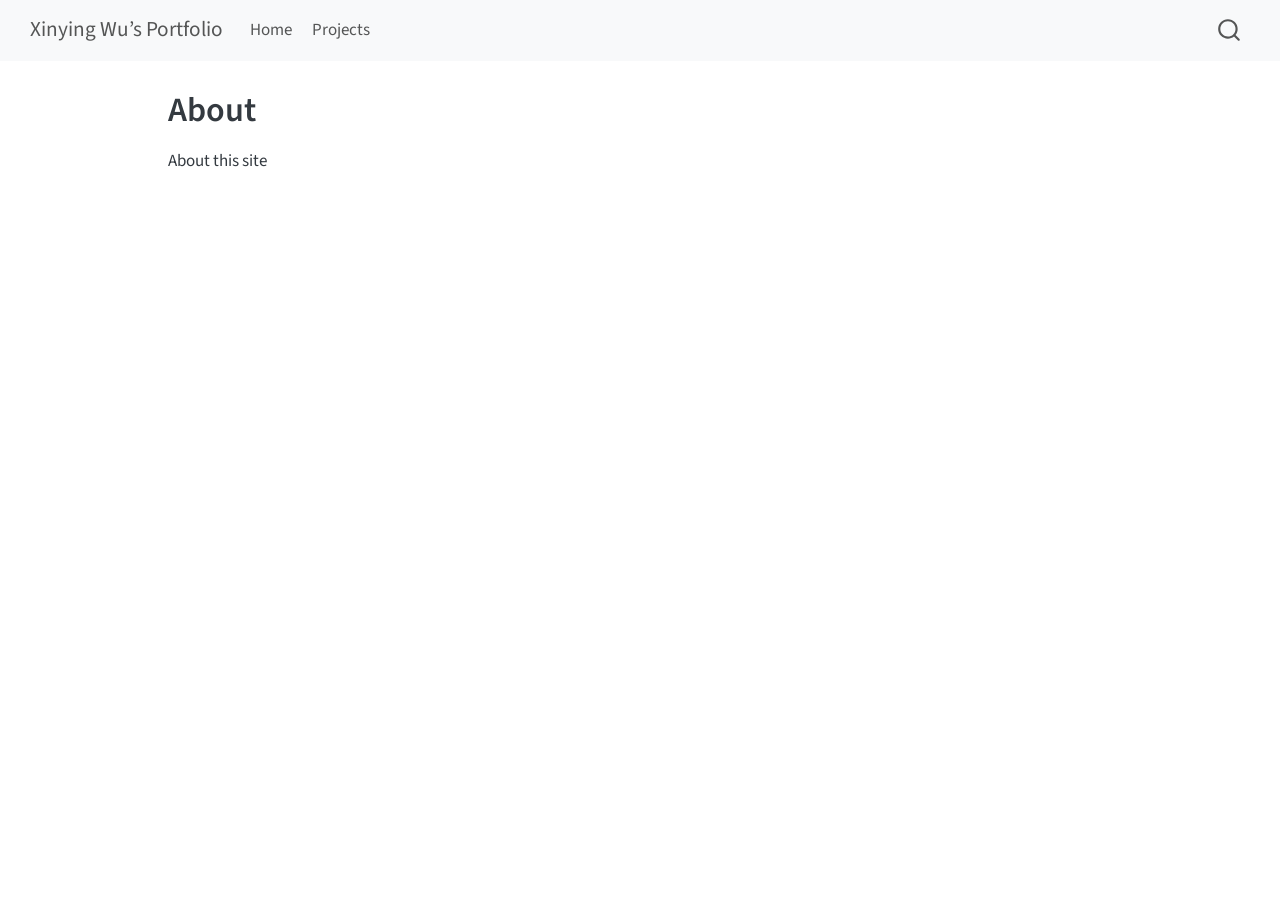
<file: about.html>
<!DOCTYPE html>
<html xmlns="http://www.w3.org/1999/xhtml" lang="en" xml:lang="en"><head>

<meta charset="utf-8">
<meta name="generator" content="quarto-1.6.40">

<meta name="viewport" content="width=device-width, initial-scale=1.0, user-scalable=yes">


<title>About – Xinying Wu’s Portfolio</title>
<style>
code{white-space: pre-wrap;}
span.smallcaps{font-variant: small-caps;}
div.columns{display: flex; gap: min(4vw, 1.5em);}
div.column{flex: auto; overflow-x: auto;}
div.hanging-indent{margin-left: 1.5em; text-indent: -1.5em;}
ul.task-list{list-style: none;}
ul.task-list li input[type="checkbox"] {
  width: 0.8em;
  margin: 0 0.8em 0.2em -1em; /* quarto-specific, see https://github.com/quarto-dev/quarto-cli/issues/4556 */ 
  vertical-align: middle;
}
</style>


<script src="site_libs/quarto-nav/quarto-nav.js"></script>
<script src="site_libs/quarto-nav/headroom.min.js"></script>
<script src="site_libs/clipboard/clipboard.min.js"></script>
<script src="site_libs/quarto-search/autocomplete.umd.js"></script>
<script src="site_libs/quarto-search/fuse.min.js"></script>
<script src="site_libs/quarto-search/quarto-search.js"></script>
<meta name="quarto:offset" content="./">
<script src="site_libs/quarto-html/quarto.js"></script>
<script src="site_libs/quarto-html/popper.min.js"></script>
<script src="site_libs/quarto-html/tippy.umd.min.js"></script>
<script src="site_libs/quarto-html/anchor.min.js"></script>
<link href="site_libs/quarto-html/tippy.css" rel="stylesheet">
<link href="site_libs/quarto-html/quarto-syntax-highlighting-549806ee2085284f45b00abea8c6df48.css" rel="stylesheet" id="quarto-text-highlighting-styles">
<script src="site_libs/bootstrap/bootstrap.min.js"></script>
<link href="site_libs/bootstrap/bootstrap-icons.css" rel="stylesheet">
<link href="site_libs/bootstrap/bootstrap-cc6233b92224f1fae17ecbede1994a6f.min.css" rel="stylesheet" append-hash="true" id="quarto-bootstrap" data-mode="light">
<script id="quarto-search-options" type="application/json">{
  "location": "navbar",
  "copy-button": false,
  "collapse-after": 3,
  "panel-placement": "end",
  "type": "overlay",
  "limit": 50,
  "keyboard-shortcut": [
    "f",
    "/",
    "s"
  ],
  "show-item-context": false,
  "language": {
    "search-no-results-text": "No results",
    "search-matching-documents-text": "matching documents",
    "search-copy-link-title": "Copy link to search",
    "search-hide-matches-text": "Hide additional matches",
    "search-more-match-text": "more match in this document",
    "search-more-matches-text": "more matches in this document",
    "search-clear-button-title": "Clear",
    "search-text-placeholder": "",
    "search-detached-cancel-button-title": "Cancel",
    "search-submit-button-title": "Submit",
    "search-label": "Search"
  }
}</script>


<link rel="stylesheet" href="styles.css">
</head>

<body class="nav-fixed">

<div id="quarto-search-results"></div>
  <header id="quarto-header" class="headroom fixed-top">
    <nav class="navbar navbar-expand-lg " data-bs-theme="dark">
      <div class="navbar-container container-fluid">
      <div class="navbar-brand-container mx-auto">
    <a class="navbar-brand" href="./index.html">
    <span class="navbar-title">Xinying Wu’s Portfolio</span>
    </a>
  </div>
            <div id="quarto-search" class="" title="Search"></div>
          <button class="navbar-toggler" type="button" data-bs-toggle="collapse" data-bs-target="#navbarCollapse" aria-controls="navbarCollapse" role="menu" aria-expanded="false" aria-label="Toggle navigation" onclick="if (window.quartoToggleHeadroom) { window.quartoToggleHeadroom(); }">
  <span class="navbar-toggler-icon"></span>
</button>
          <div class="collapse navbar-collapse" id="navbarCollapse">
            <ul class="navbar-nav navbar-nav-scroll me-auto">
  <li class="nav-item">
    <a class="nav-link" href="./index.html"> 
<span class="menu-text">Home</span></a>
  </li>  
  <li class="nav-item">
    <a class="nav-link" href="./projects/index.html"> 
<span class="menu-text">Projects</span></a>
  </li>  
</ul>
          </div> <!-- /navcollapse -->
            <div class="quarto-navbar-tools">
</div>
      </div> <!-- /container-fluid -->
    </nav>
</header>
<!-- content -->
<div id="quarto-content" class="quarto-container page-columns page-rows-contents page-layout-article page-navbar">
<!-- sidebar -->
<!-- margin-sidebar -->
    <div id="quarto-margin-sidebar" class="sidebar margin-sidebar zindex-bottom">
        
    </div>
<!-- main -->
<main class="content" id="quarto-document-content">

<header id="title-block-header" class="quarto-title-block default">
<div class="quarto-title">
<h1 class="title">About</h1>
</div>



<div class="quarto-title-meta">

    
  
    
  </div>
  


</header>


<p>About this site</p>



</main> <!-- /main -->
<script id="quarto-html-after-body" type="application/javascript">
window.document.addEventListener("DOMContentLoaded", function (event) {
  const toggleBodyColorMode = (bsSheetEl) => {
    const mode = bsSheetEl.getAttribute("data-mode");
    const bodyEl = window.document.querySelector("body");
    if (mode === "dark") {
      bodyEl.classList.add("quarto-dark");
      bodyEl.classList.remove("quarto-light");
    } else {
      bodyEl.classList.add("quarto-light");
      bodyEl.classList.remove("quarto-dark");
    }
  }
  const toggleBodyColorPrimary = () => {
    const bsSheetEl = window.document.querySelector("link#quarto-bootstrap");
    if (bsSheetEl) {
      toggleBodyColorMode(bsSheetEl);
    }
  }
  toggleBodyColorPrimary();  
  const icon = "";
  const anchorJS = new window.AnchorJS();
  anchorJS.options = {
    placement: 'right',
    icon: icon
  };
  anchorJS.add('.anchored');
  const isCodeAnnotation = (el) => {
    for (const clz of el.classList) {
      if (clz.startsWith('code-annotation-')) {                     
        return true;
      }
    }
    return false;
  }
  const onCopySuccess = function(e) {
    // button target
    const button = e.trigger;
    // don't keep focus
    button.blur();
    // flash "checked"
    button.classList.add('code-copy-button-checked');
    var currentTitle = button.getAttribute("title");
    button.setAttribute("title", "Copied!");
    let tooltip;
    if (window.bootstrap) {
      button.setAttribute("data-bs-toggle", "tooltip");
      button.setAttribute("data-bs-placement", "left");
      button.setAttribute("data-bs-title", "Copied!");
      tooltip = new bootstrap.Tooltip(button, 
        { trigger: "manual", 
          customClass: "code-copy-button-tooltip",
          offset: [0, -8]});
      tooltip.show();    
    }
    setTimeout(function() {
      if (tooltip) {
        tooltip.hide();
        button.removeAttribute("data-bs-title");
        button.removeAttribute("data-bs-toggle");
        button.removeAttribute("data-bs-placement");
      }
      button.setAttribute("title", currentTitle);
      button.classList.remove('code-copy-button-checked');
    }, 1000);
    // clear code selection
    e.clearSelection();
  }
  const getTextToCopy = function(trigger) {
      const codeEl = trigger.previousElementSibling.cloneNode(true);
      for (const childEl of codeEl.children) {
        if (isCodeAnnotation(childEl)) {
          childEl.remove();
        }
      }
      return codeEl.innerText;
  }
  const clipboard = new window.ClipboardJS('.code-copy-button:not([data-in-quarto-modal])', {
    text: getTextToCopy
  });
  clipboard.on('success', onCopySuccess);
  if (window.document.getElementById('quarto-embedded-source-code-modal')) {
    const clipboardModal = new window.ClipboardJS('.code-copy-button[data-in-quarto-modal]', {
      text: getTextToCopy,
      container: window.document.getElementById('quarto-embedded-source-code-modal')
    });
    clipboardModal.on('success', onCopySuccess);
  }
    var localhostRegex = new RegExp(/^(?:http|https):\/\/localhost\:?[0-9]*\//);
    var mailtoRegex = new RegExp(/^mailto:/);
      var filterRegex = new RegExp("https:\/\/xinyinw2\.github\.io\/");
    var isInternal = (href) => {
        return filterRegex.test(href) || localhostRegex.test(href) || mailtoRegex.test(href);
    }
    // Inspect non-navigation links and adorn them if external
 	var links = window.document.querySelectorAll('a[href]:not(.nav-link):not(.navbar-brand):not(.toc-action):not(.sidebar-link):not(.sidebar-item-toggle):not(.pagination-link):not(.no-external):not([aria-hidden]):not(.dropdown-item):not(.quarto-navigation-tool):not(.about-link)');
    for (var i=0; i<links.length; i++) {
      const link = links[i];
      if (!isInternal(link.href)) {
        // undo the damage that might have been done by quarto-nav.js in the case of
        // links that we want to consider external
        if (link.dataset.originalHref !== undefined) {
          link.href = link.dataset.originalHref;
        }
      }
    }
  function tippyHover(el, contentFn, onTriggerFn, onUntriggerFn) {
    const config = {
      allowHTML: true,
      maxWidth: 500,
      delay: 100,
      arrow: false,
      appendTo: function(el) {
          return el.parentElement;
      },
      interactive: true,
      interactiveBorder: 10,
      theme: 'quarto',
      placement: 'bottom-start',
    };
    if (contentFn) {
      config.content = contentFn;
    }
    if (onTriggerFn) {
      config.onTrigger = onTriggerFn;
    }
    if (onUntriggerFn) {
      config.onUntrigger = onUntriggerFn;
    }
    window.tippy(el, config); 
  }
  const noterefs = window.document.querySelectorAll('a[role="doc-noteref"]');
  for (var i=0; i<noterefs.length; i++) {
    const ref = noterefs[i];
    tippyHover(ref, function() {
      // use id or data attribute instead here
      let href = ref.getAttribute('data-footnote-href') || ref.getAttribute('href');
      try { href = new URL(href).hash; } catch {}
      const id = href.replace(/^#\/?/, "");
      const note = window.document.getElementById(id);
      if (note) {
        return note.innerHTML;
      } else {
        return "";
      }
    });
  }
  const xrefs = window.document.querySelectorAll('a.quarto-xref');
  const processXRef = (id, note) => {
    // Strip column container classes
    const stripColumnClz = (el) => {
      el.classList.remove("page-full", "page-columns");
      if (el.children) {
        for (const child of el.children) {
          stripColumnClz(child);
        }
      }
    }
    stripColumnClz(note)
    if (id === null || id.startsWith('sec-')) {
      // Special case sections, only their first couple elements
      const container = document.createElement("div");
      if (note.children && note.children.length > 2) {
        container.appendChild(note.children[0].cloneNode(true));
        for (let i = 1; i < note.children.length; i++) {
          const child = note.children[i];
          if (child.tagName === "P" && child.innerText === "") {
            continue;
          } else {
            container.appendChild(child.cloneNode(true));
            break;
          }
        }
        if (window.Quarto?.typesetMath) {
          window.Quarto.typesetMath(container);
        }
        return container.innerHTML
      } else {
        if (window.Quarto?.typesetMath) {
          window.Quarto.typesetMath(note);
        }
        return note.innerHTML;
      }
    } else {
      // Remove any anchor links if they are present
      const anchorLink = note.querySelector('a.anchorjs-link');
      if (anchorLink) {
        anchorLink.remove();
      }
      if (window.Quarto?.typesetMath) {
        window.Quarto.typesetMath(note);
      }
      if (note.classList.contains("callout")) {
        return note.outerHTML;
      } else {
        return note.innerHTML;
      }
    }
  }
  for (var i=0; i<xrefs.length; i++) {
    const xref = xrefs[i];
    tippyHover(xref, undefined, function(instance) {
      instance.disable();
      let url = xref.getAttribute('href');
      let hash = undefined; 
      if (url.startsWith('#')) {
        hash = url;
      } else {
        try { hash = new URL(url).hash; } catch {}
      }
      if (hash) {
        const id = hash.replace(/^#\/?/, "");
        const note = window.document.getElementById(id);
        if (note !== null) {
          try {
            const html = processXRef(id, note.cloneNode(true));
            instance.setContent(html);
          } finally {
            instance.enable();
            instance.show();
          }
        } else {
          // See if we can fetch this
          fetch(url.split('#')[0])
          .then(res => res.text())
          .then(html => {
            const parser = new DOMParser();
            const htmlDoc = parser.parseFromString(html, "text/html");
            const note = htmlDoc.getElementById(id);
            if (note !== null) {
              const html = processXRef(id, note);
              instance.setContent(html);
            } 
          }).finally(() => {
            instance.enable();
            instance.show();
          });
        }
      } else {
        // See if we can fetch a full url (with no hash to target)
        // This is a special case and we should probably do some content thinning / targeting
        fetch(url)
        .then(res => res.text())
        .then(html => {
          const parser = new DOMParser();
          const htmlDoc = parser.parseFromString(html, "text/html");
          const note = htmlDoc.querySelector('main.content');
          if (note !== null) {
            // This should only happen for chapter cross references
            // (since there is no id in the URL)
            // remove the first header
            if (note.children.length > 0 && note.children[0].tagName === "HEADER") {
              note.children[0].remove();
            }
            const html = processXRef(null, note);
            instance.setContent(html);
          } 
        }).finally(() => {
          instance.enable();
          instance.show();
        });
      }
    }, function(instance) {
    });
  }
      let selectedAnnoteEl;
      const selectorForAnnotation = ( cell, annotation) => {
        let cellAttr = 'data-code-cell="' + cell + '"';
        let lineAttr = 'data-code-annotation="' +  annotation + '"';
        const selector = 'span[' + cellAttr + '][' + lineAttr + ']';
        return selector;
      }
      const selectCodeLines = (annoteEl) => {
        const doc = window.document;
        const targetCell = annoteEl.getAttribute("data-target-cell");
        const targetAnnotation = annoteEl.getAttribute("data-target-annotation");
        const annoteSpan = window.document.querySelector(selectorForAnnotation(targetCell, targetAnnotation));
        const lines = annoteSpan.getAttribute("data-code-lines").split(",");
        const lineIds = lines.map((line) => {
          return targetCell + "-" + line;
        })
        let top = null;
        let height = null;
        let parent = null;
        if (lineIds.length > 0) {
            //compute the position of the single el (top and bottom and make a div)
            const el = window.document.getElementById(lineIds[0]);
            top = el.offsetTop;
            height = el.offsetHeight;
            parent = el.parentElement.parentElement;
          if (lineIds.length > 1) {
            const lastEl = window.document.getElementById(lineIds[lineIds.length - 1]);
            const bottom = lastEl.offsetTop + lastEl.offsetHeight;
            height = bottom - top;
          }
          if (top !== null && height !== null && parent !== null) {
            // cook up a div (if necessary) and position it 
            let div = window.document.getElementById("code-annotation-line-highlight");
            if (div === null) {
              div = window.document.createElement("div");
              div.setAttribute("id", "code-annotation-line-highlight");
              div.style.position = 'absolute';
              parent.appendChild(div);
            }
            div.style.top = top - 2 + "px";
            div.style.height = height + 4 + "px";
            div.style.left = 0;
            let gutterDiv = window.document.getElementById("code-annotation-line-highlight-gutter");
            if (gutterDiv === null) {
              gutterDiv = window.document.createElement("div");
              gutterDiv.setAttribute("id", "code-annotation-line-highlight-gutter");
              gutterDiv.style.position = 'absolute';
              const codeCell = window.document.getElementById(targetCell);
              const gutter = codeCell.querySelector('.code-annotation-gutter');
              gutter.appendChild(gutterDiv);
            }
            gutterDiv.style.top = top - 2 + "px";
            gutterDiv.style.height = height + 4 + "px";
          }
          selectedAnnoteEl = annoteEl;
        }
      };
      const unselectCodeLines = () => {
        const elementsIds = ["code-annotation-line-highlight", "code-annotation-line-highlight-gutter"];
        elementsIds.forEach((elId) => {
          const div = window.document.getElementById(elId);
          if (div) {
            div.remove();
          }
        });
        selectedAnnoteEl = undefined;
      };
        // Handle positioning of the toggle
    window.addEventListener(
      "resize",
      throttle(() => {
        elRect = undefined;
        if (selectedAnnoteEl) {
          selectCodeLines(selectedAnnoteEl);
        }
      }, 10)
    );
    function throttle(fn, ms) {
    let throttle = false;
    let timer;
      return (...args) => {
        if(!throttle) { // first call gets through
            fn.apply(this, args);
            throttle = true;
        } else { // all the others get throttled
            if(timer) clearTimeout(timer); // cancel #2
            timer = setTimeout(() => {
              fn.apply(this, args);
              timer = throttle = false;
            }, ms);
        }
      };
    }
      // Attach click handler to the DT
      const annoteDls = window.document.querySelectorAll('dt[data-target-cell]');
      for (const annoteDlNode of annoteDls) {
        annoteDlNode.addEventListener('click', (event) => {
          const clickedEl = event.target;
          if (clickedEl !== selectedAnnoteEl) {
            unselectCodeLines();
            const activeEl = window.document.querySelector('dt[data-target-cell].code-annotation-active');
            if (activeEl) {
              activeEl.classList.remove('code-annotation-active');
            }
            selectCodeLines(clickedEl);
            clickedEl.classList.add('code-annotation-active');
          } else {
            // Unselect the line
            unselectCodeLines();
            clickedEl.classList.remove('code-annotation-active');
          }
        });
      }
  const findCites = (el) => {
    const parentEl = el.parentElement;
    if (parentEl) {
      const cites = parentEl.dataset.cites;
      if (cites) {
        return {
          el,
          cites: cites.split(' ')
        };
      } else {
        return findCites(el.parentElement)
      }
    } else {
      return undefined;
    }
  };
  var bibliorefs = window.document.querySelectorAll('a[role="doc-biblioref"]');
  for (var i=0; i<bibliorefs.length; i++) {
    const ref = bibliorefs[i];
    const citeInfo = findCites(ref);
    if (citeInfo) {
      tippyHover(citeInfo.el, function() {
        var popup = window.document.createElement('div');
        citeInfo.cites.forEach(function(cite) {
          var citeDiv = window.document.createElement('div');
          citeDiv.classList.add('hanging-indent');
          citeDiv.classList.add('csl-entry');
          var biblioDiv = window.document.getElementById('ref-' + cite);
          if (biblioDiv) {
            citeDiv.innerHTML = biblioDiv.innerHTML;
          }
          popup.appendChild(citeDiv);
        });
        return popup.innerHTML;
      });
    }
  }
});
</script>
</div> <!-- /content -->




</body></html>
</file>
<file: site_libs/quarto-html/tippy.css>
.tippy-box[data-animation=fade][data-state=hidden]{opacity:0}[data-tippy-root]{max-width:calc(100vw - 10px)}.tippy-box{position:relative;background-color:#333;color:#fff;border-radius:4px;font-size:14px;line-height:1.4;white-space:normal;outline:0;transition-property:transform,visibility,opacity}.tippy-box[data-placement^=top]>.tippy-arrow{bottom:0}.tippy-box[data-placement^=top]>.tippy-arrow:before{bottom:-7px;left:0;border-width:8px 8px 0;border-top-color:initial;transform-origin:center top}.tippy-box[data-placement^=bottom]>.tippy-arrow{top:0}.tippy-box[data-placement^=bottom]>.tippy-arrow:before{top:-7px;left:0;border-width:0 8px 8px;border-bottom-color:initial;transform-origin:center bottom}.tippy-box[data-placement^=left]>.tippy-arrow{right:0}.tippy-box[data-placement^=left]>.tippy-arrow:before{border-width:8px 0 8px 8px;border-left-color:initial;right:-7px;transform-origin:center left}.tippy-box[data-placement^=right]>.tippy-arrow{left:0}.tippy-box[data-placement^=right]>.tippy-arrow:before{left:-7px;border-width:8px 8px 8px 0;border-right-color:initial;transform-origin:center right}.tippy-box[data-inertia][data-state=visible]{transition-timing-function:cubic-bezier(.54,1.5,.38,1.11)}.tippy-arrow{width:16px;height:16px;color:#333}.tippy-arrow:before{content:"";position:absolute;border-color:transparent;border-style:solid}.tippy-content{position:relative;padding:5px 9px;z-index:1}
</file>
<file: site_libs/quarto-html/quarto-syntax-highlighting-549806ee2085284f45b00abea8c6df48.css>
/* quarto syntax highlight colors */
:root {
  --quarto-hl-ot-color: #003B4F;
  --quarto-hl-at-color: #657422;
  --quarto-hl-ss-color: #20794D;
  --quarto-hl-an-color: #5E5E5E;
  --quarto-hl-fu-color: #4758AB;
  --quarto-hl-st-color: #20794D;
  --quarto-hl-cf-color: #003B4F;
  --quarto-hl-op-color: #5E5E5E;
  --quarto-hl-er-color: #AD0000;
  --quarto-hl-bn-color: #AD0000;
  --quarto-hl-al-color: #AD0000;
  --quarto-hl-va-color: #111111;
  --quarto-hl-bu-color: inherit;
  --quarto-hl-ex-color: inherit;
  --quarto-hl-pp-color: #AD0000;
  --quarto-hl-in-color: #5E5E5E;
  --quarto-hl-vs-color: #20794D;
  --quarto-hl-wa-color: #5E5E5E;
  --quarto-hl-do-color: #5E5E5E;
  --quarto-hl-im-color: #00769E;
  --quarto-hl-ch-color: #20794D;
  --quarto-hl-dt-color: #AD0000;
  --quarto-hl-fl-color: #AD0000;
  --quarto-hl-co-color: #5E5E5E;
  --quarto-hl-cv-color: #5E5E5E;
  --quarto-hl-cn-color: #8f5902;
  --quarto-hl-sc-color: #5E5E5E;
  --quarto-hl-dv-color: #AD0000;
  --quarto-hl-kw-color: #003B4F;
}

/* other quarto variables */
:root {
  --quarto-font-monospace: SFMono-Regular, Menlo, Monaco, Consolas, "Liberation Mono", "Courier New", monospace;
}

pre > code.sourceCode > span {
  color: #003B4F;
}

code span {
  color: #003B4F;
}

code.sourceCode > span {
  color: #003B4F;
}

div.sourceCode,
div.sourceCode pre.sourceCode {
  color: #003B4F;
}

code span.ot {
  color: #003B4F;
  font-style: inherit;
}

code span.at {
  color: #657422;
  font-style: inherit;
}

code span.ss {
  color: #20794D;
  font-style: inherit;
}

code span.an {
  color: #5E5E5E;
  font-style: inherit;
}

code span.fu {
  color: #4758AB;
  font-style: inherit;
}

code span.st {
  color: #20794D;
  font-style: inherit;
}

code span.cf {
  color: #003B4F;
  font-weight: bold;
  font-style: inherit;
}

code span.op {
  color: #5E5E5E;
  font-style: inherit;
}

code span.er {
  color: #AD0000;
  font-style: inherit;
}

code span.bn {
  color: #AD0000;
  font-style: inherit;
}

code span.al {
  color: #AD0000;
  font-style: inherit;
}

code span.va {
  color: #111111;
  font-style: inherit;
}

code span.bu {
  font-style: inherit;
}

code span.ex {
  font-style: inherit;
}

code span.pp {
  color: #AD0000;
  font-style: inherit;
}

code span.in {
  color: #5E5E5E;
  font-style: inherit;
}

code span.vs {
  color: #20794D;
  font-style: inherit;
}

code span.wa {
  color: #5E5E5E;
  font-style: italic;
}

code span.do {
  color: #5E5E5E;
  font-style: italic;
}

code span.im {
  color: #00769E;
  font-style: inherit;
}

code span.ch {
  color: #20794D;
  font-style: inherit;
}

code span.dt {
  color: #AD0000;
  font-style: inherit;
}

code span.fl {
  color: #AD0000;
  font-style: inherit;
}

code span.co {
  color: #5E5E5E;
  font-style: inherit;
}

code span.cv {
  color: #5E5E5E;
  font-style: italic;
}

code span.cn {
  color: #8f5902;
  font-style: inherit;
}

code span.sc {
  color: #5E5E5E;
  font-style: inherit;
}

code span.dv {
  color: #AD0000;
  font-style: inherit;
}

code span.kw {
  color: #003B4F;
  font-weight: bold;
  font-style: inherit;
}

.prevent-inlining {
  content: "</";
}

/*# sourceMappingURL=ae99138f4fbc2fb4c9f5e5cd69c22459.css.map */
</file>
<file: styles.css>
/* css styles */
.project-grid {
    display: flex;
    flex-wrap: wrap;
    justify-content: center;
    gap: 2rem;
    margin-top: 1rem;
  }
  
  .project-card {
    width: 100%;
    max-width: 480px;
    padding: 1rem;
    border: 1px solid #ddd;
    border-radius: 10px;
    background-color: #fff;
    box-shadow: 0 4px 12px rgba(0, 0, 0, 0.05);
    text-align: center;
  }
  
  .project-card img {
    width: 100%;
    height: auto;
    border-radius: 8px;
    margin-bottom: 1rem;
  }
  
  .project-card h3 {
    margin-top: 0.5rem;
    font-size: 1.3rem;
  }
  
  .project-card p {
    font-size: 1rem;
    line-height: 1.4;
    color: #333;
  }
</file>
